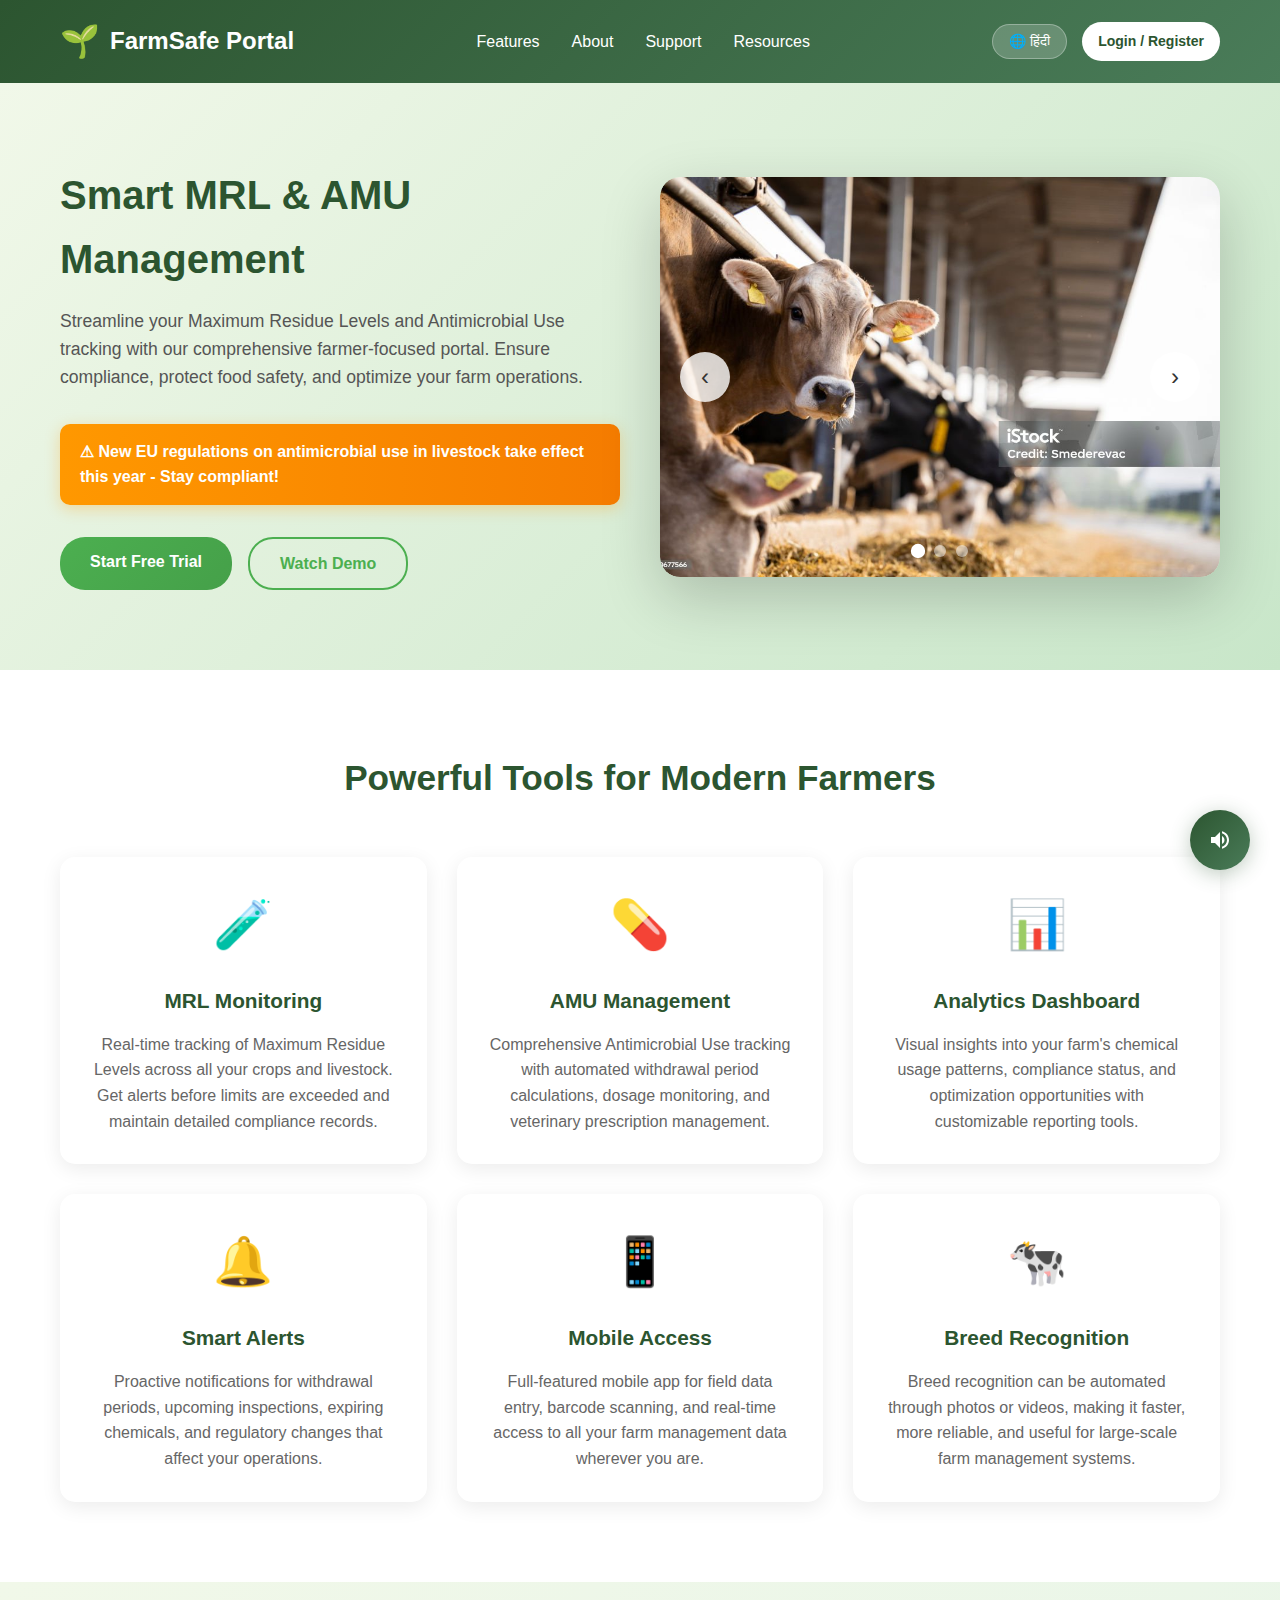
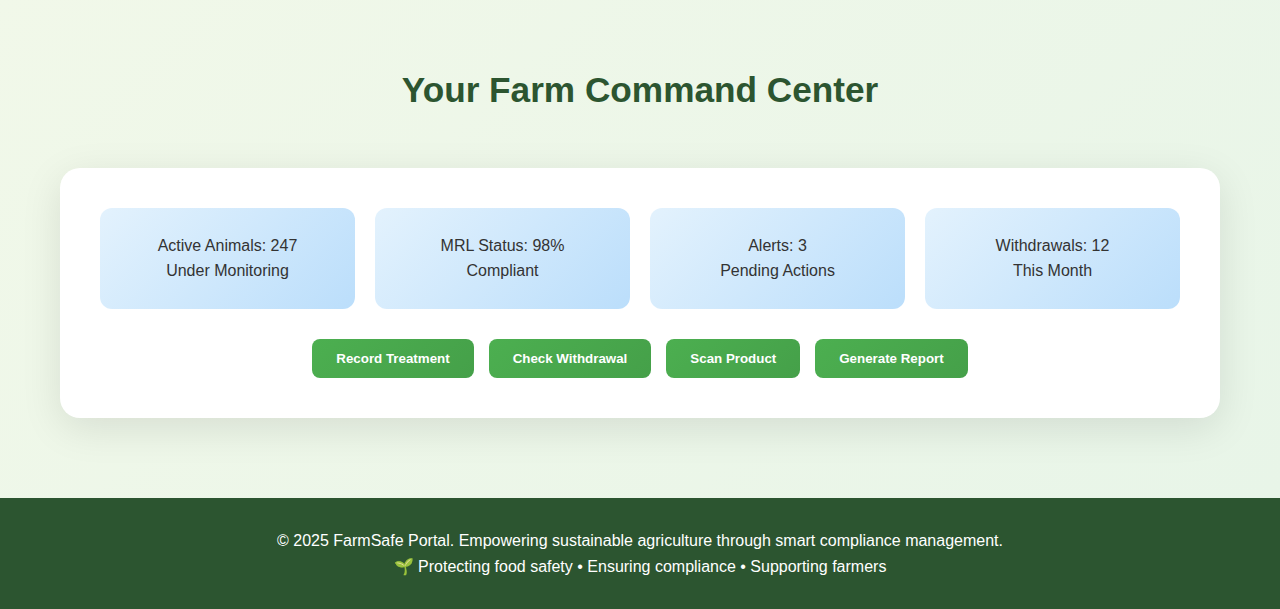
<file: index.html>
<!DOCTYPE html>
<html lang="en">
<head>
    <meta charset="UTF-8">
    <meta name="viewport" content="width=device-width, initial-scale=1.0">
    <link rel="stylesheet" href="styles.css">
    <title>FarmSafe Portal - MRL & AMU Management</title>
    
</head>
<body>
    <header>
        <nav class="container">
            <div class="logo">
                <div class="logo-icon">🌱</div>
                <h1 data-en="FarmSafe Portal" data-hi="फार्मसेफ पोर्टल">FarmSafe Portal</h1>
            </div>
            <ul class="nav-links">
                <li><a href="features.html" data-en="Features" data-hi="सुविधाएं">Features</a></li>
                <li><a href="About.html" data-en="About" data-hi="के बारे में">About</a></li>
                <li><a href="Support.html" data-en="Support" data-hi="सहायता">Support</a></li>
                <li><a href="https://www.agriwelfare.gov.in/" target="_main" data-en="Resources" data-hi="संसाधन">Resources</a></li>
            </ul>
            <div style="display: flex; align-items: center; gap: 15px;">
                <button class="language-btn" onclick="toggleLanguage()" id="langBtn">
                    🌐 हिंदी 
                </button>
                <a href="Login.html" class="login-btn" onclick="handleLogin()" data-en="Login / Register" data-hi="लॉगिन / रजिस्टर">Login / Register</a>
            </div>
        </nav>
    </header>

    <main>
        <section class="hero">
            <div class="container">
                <div class="hero-content">
                    <h2 data-en="Smart MRL & AMU Management" data-hi="स्मार्ट MRL और AMU प्रबंधन">Smart MRL & AMU Management</h2>
                    <p data-en="Streamline your Maximum Residue Levels and Antimicrobial Use tracking with our comprehensive farmer-focused portal. Ensure compliance, protect food safety, and optimize your farm operations." data-hi="हमारे व्यापक किसान-केंद्रित पोर्टल के साथ अपने अधिकतम अवशेष स्तर और रोगाणुरोधी उपयोग ट्रैकिंग को सुव्यवस्थित करें। अनुपालन सुनिश्चित करें, खाद्य सुरक्षा की रक्षा करें, और अपने खेत के संचालन को अनुकूलित करें।">Streamline your Maximum Residue Levels and Antimicrobial Use tracking with our comprehensive farmer-focused portal. Ensure compliance, protect food safety, and optimize your farm operations.</p>
                    
                    <div class="alert">
                        ⚠ <span data-en="New EU regulations on antimicrobial use in livestock take effect this year - Stay compliant!" data-hi="पशुधन में रोगाणुरोधी उपयोग पर नए EU नियम इस वर्ष प्रभावी हैं - अनुपालन में रहें!">New EU regulations on antimicrobial use in livestock take effect this year - Stay compliant!</span>
                    </div>

                    <div class="cta-buttons">
                        <a href="#" class="btn-primary" onclick="startDemo()" data-en="Start Free Trial" data-hi="मुफ्त परीक्षण शुरू करें">Start Free Trial</a>
                        <a href="#" class="btn-secondary" onclick="watchDemo()" data-en="Watch Demo" data-hi="डेमो देखें">Watch Demo</a>
                    </div>
                </div>
                
                <div class="hero-image">
                    <div class="image-slider">
                        <div class="slide active">
                            <img src="heroimage 2 farm.jpg" alt="Indian farmer working in field" />
                        </div>
                        <div class="slide">
                            <img src="heroimage2.jpg" alt="Farm management technology" />
                        </div>
                        <div class="slide">
                            <img src="heroimage3.jpg" alt="Livestock management" />
                        </div>
                    </div>
                    
                    <button class="slider-arrow prev" onclick="previousSlide()">‹</button>
                    <button class="slider-arrow next" onclick="nextSlide()">›</button>
                    
                    <div class="slider-nav">
                        <div class="slider-dot active" onclick="currentSlide(1)"></div>
                        <div class="slider-dot" onclick="currentSlide(2)"></div>
                        <div class="slider-dot" onclick="currentSlide(3)"></div>
                    </div>
                </div>
            </div>
        </section>

        <section id="features" class="features">
            <div class="container">
                <h3 data-en="Powerful Tools for Modern Farmers" data-hi="आधुनिक किसानों के लिए शक्तिशाली उपकरण">Powerful Tools for Modern Farmers</h3>
                <div class="feature-grid">
                    <div class="feature-card">
                        <div class="feature-icon">🧪</div>
                        <h4 data-en="MRL Monitoring" data-hi="MRL निगरानी">MRL Monitoring</h4>
                        <p data-en="Real-time tracking of Maximum Residue Levels across all your crops and livestock. Get alerts before limits are exceeded and maintain detailed compliance records." data-hi="आपकी सभी फसलों और पशुधन में अधिकतम अवशेष स्तर की वास्तविक समय पर निगरानी। सीमा पार होने से पहले अलर्ट प्राप्त करें और विस्तृत अनुपालन रिकॉर्ड बनाए रखें।">Real-time tracking of Maximum Residue Levels across all your crops and livestock. Get alerts before limits are exceeded and maintain detailed compliance records.</p>
                    </div>
                    <div class="feature-card">
                        <div class="feature-icon">💊</div>
                        <h4 data-en="AMU Management" data-hi="AMU प्रबंधन">AMU Management</h4>
                        <p data-en="Comprehensive Antimicrobial Use tracking with automated withdrawal period calculations, dosage monitoring, and veterinary prescription management." data-hi="स्वचालित निकासी अवधि गणना, खुराक निगरानी, और पशु चिकित्सा प्रिस्क्रिप्शन प्रबंधन के साथ व्यापक रोगाणुरोधी उपयोग ट्रैकिंग।">Comprehensive Antimicrobial Use tracking with automated withdrawal period calculations, dosage monitoring, and veterinary prescription management.</p>
                    </div>
                    <div class="feature-card">
                        <div class="feature-icon">📊</div>
                        <h4 data-en="Analytics Dashboard" data-hi="विश्लेषण डैशबोर्ड">Analytics Dashboard</h4>
                        <p data-en="Visual insights into your farm's chemical usage patterns, compliance status, and optimization opportunities with customizable reporting tools." data-hi="अनुकूलन योग्य रिपोर्टिंग टूल्स के साथ आपके खेत के रासायनिक उपयोग पैटर्न, अनुपालन स्थिति, और अनुकूलन अवसरों में दृश्य अंतर्दृष्टि।">Visual insights into your farm's chemical usage patterns, compliance status, and optimization opportunities with customizable reporting tools.</p>
                    </div>
                    <div class="feature-card">
                        <div class="feature-icon">🔔</div>
                        <h4 data-en="Smart Alerts" data-hi="स्मार्ट अलर्ट">Smart Alerts</h4>
                        <p data-en="Proactive notifications for withdrawal periods, upcoming inspections, expiring chemicals, and regulatory changes that affect your operations." data-hi="निकासी अवधि, आगामी निरीक्षण, समाप्त होने वाले रसायन, और आपके संचालन को प्रभावित करने वाले नियामक परिवर्तनों के लिए सक्रिय सूचनाएं।">Proactive notifications for withdrawal periods, upcoming inspections, expiring chemicals, and regulatory changes that affect your operations.</p>
                    </div>
                    <div class="feature-card">
                        <div class="feature-icon">📱</div>
                        <h4 data-en="Mobile Access" data-hi="मोबाइल पहुंच">Mobile Access</h4>
                        <p data-en="Full-featured mobile app for field data entry, barcode scanning, and real-time access to all your farm management data wherever you are." data-hi="फील्ड डेटा एंट्री, बारकोड स्कैनिंग, और आप जहां भी हों अपने सभी खेत प्रबंधन डेटा तक वास्तविक समय पहुंच के लिए पूर्ण-सुविधा वाला मोबाइल ऐप।">Full-featured mobile app for field data entry, barcode scanning, and real-time access to all your farm management data wherever you are.</p>
                    </div>
                    <div class="feature-card">
                        <div class="feature-icon">🐄</div>
                        <h4 data-en="Breed Recognition" data-hi="नस्ल पहचान">Breed Recognition</h4>
                        <p data-en="Breed recognition can be automated through photos or videos, making it faster, more reliable, and useful for large-scale farm management systems." data-hi="नस्ल पहचान को फोटो या वीडियो के माध्यम से स्वचालित किया जा सकता है, जो इसे तेज़, अधिक विश्वसनीय, और बड़े पैमाने की खेत प्रबंधन प्रणालियों के लिए उपयोगी बनाता है।">Breed recognition can be automated through photos or videos, making it faster, more reliable, and useful for large-scale farm management systems.</p>
                    </div>
                </div>
            </div>
        </section>

        <section id="dashboard" class="dashboard-preview">
            <div class="container">
                <h3 data-en="Your Farm Command Center" data-hi="आपका खेत कमांड सेंटर">Your Farm Command Center</h3>
                <div class="dashboard-mockup">
                    <div class="stats-grid">
                        <div class="stat-card">
                            <div class="stat-number" data-en="Active Animals: 247" data-hi="सक्रिय पशु: 247">Active Animals: 247</div>
                            <div class="stat-label" data-en="Under Monitoring" data-hi="निगरानी में">Under Monitoring</div>
                        </div>
                        <div class="stat-card">
                            <div class="stat-number" data-en="MRL Status: 98%" data-hi="MRL स्थिति: 98%">MRL Status: 98%</div>
                            <div class="stat-label" data-en="Compliant" data-hi="अनुपालित">Compliant</div>
                        </div>
                        <div class="stat-card">
                            <div class="stat-number" data-en="Alerts: 3" data-hi="अलर्ट: 3">Alerts: 3</div>
                            <div class="stat-label" data-en="Pending Actions" data-hi="लंबित कार्य">Pending Actions</div>
                        </div>
                        <div class="stat-card">
                            <div class="stat-number" data-en="Withdrawals: 12" data-hi="निकासी: 12">Withdrawals: 12</div>
                            <div class="stat-label" data-en="This Month" data-hi="इस महीने">This Month</div>
                        </div>
                    </div>
                    
                    <div class="quick-actions">
                        <button class="action-btn" onclick="recordTreatment()" data-en="Record Treatment" data-hi="उपचार रिकॉर्ड करें">Record Treatment</button>
                        <button class="action-btn" onclick="checkWithdrawal()" data-en="Check Withdrawal" data-hi="निकासी जांचें">Check Withdrawal</button>
                        <button class="action-btn" onclick="scanProduct()" data-en="Scan Product" data-hi="उत्पाद स्कैन करें">Scan Product</button>
                        <button class="action-btn" onclick="generateReport()" data-en="Generate Report" data-hi="रिपोर्ट जेनरेट करें">Generate Report</button>
                    </div>
                </div>
            </div>
        </section>
    </main>

    

    <div class="tts-container">
        <!-- Main TTS Button -->
        <button class="tts-button" id="ttsButton" onclick="toggleTTS()" title="Text to Speech">
            <svg class="tts-icon" id="ttsIcon" viewBox="0 0 24 24">
                <path d="M3 9v6h4l5 5V4L7 9H3zm13.5 3c0-1.77-1.02-3.29-2.5-4.03v8.05c1.48-.73 2.5-2.25 2.5-4.02zM14 3.23v2.06c2.89.86 5 3.54 5 6.71s-2.11 5.85-5 6.71v2.06c4.01-.91 7-4.49 7-8.77s-2.99-7.86-7-8.77z"/>
            </svg>
        </button>
        <!-- TTS Controls Panel -->
        <div class="tts-controls" id="ttsControls">
            <div class="tts-control-item">
                <span data-en="Speed:" data-hi="गति:">Speed:</span>
                <input type="range" class="tts-slider" id="speedSlider" min="0.5" max="2" step="0.1" value="1">
            </div>
            <div class="tts-control-item">
                <span data-en="Pitch:" data-hi="स्वर:">Pitch:</span>
                <input type="range" class="tts-slider" id="pitchSlider" min="0" max="2" step="0.1" value="1">
            </div>
            <div class="tts-control-item">
                <span data-en="Volume:" data-hi="आवाज़:">Volume:</span>
                <input type="range" class="tts-slider" id="volumeSlider" min="0" max="1" step="0.1" value="0.8">
            </div>
            <div class="tts-control-item">
                <span data-en="Language:" data-hi="भाषा:">Language:</span>
                <select class="tts-language-select" id="ttsLanguage">
                    <option value="en-US">English</option>
                    <option value="hi-IN">हिंदी</option>
                </select>
            </div>
        </div>
        <!-- Status Indicator -->
        <div class="tts-status" id="ttsStatus"></div>
    </div>
    <footer class="footer">
        <div class="container">
            <p data-en="© 2025 FarmSafe Portal. Empowering sustainable agriculture through smart compliance management." data-hi="© 2025 फार्मसेफ पोर्टल। स्मार्ट अनुपालन प्रबंधन के माध्यम से टिकाऊ कृषि को सशक्त बनाना।">&copy; 2025 FarmSafe Portal. Empowering sustainable agriculture through smart compliance management.</p>
            <p data-en="🌱 Protecting food safety • Ensuring compliance • Supporting farmers" data-hi="🌱 खाद्य सुरक्षा की रक्षा • अनुपालन सुनिश्चित करना • किसानों का समर्थन">🌱 Protecting food safety • Ensuring compliance • Supporting farmers</p>
        </div>
    </footer>

    <script src="script.js"></script>
</body>
</html>
</file>
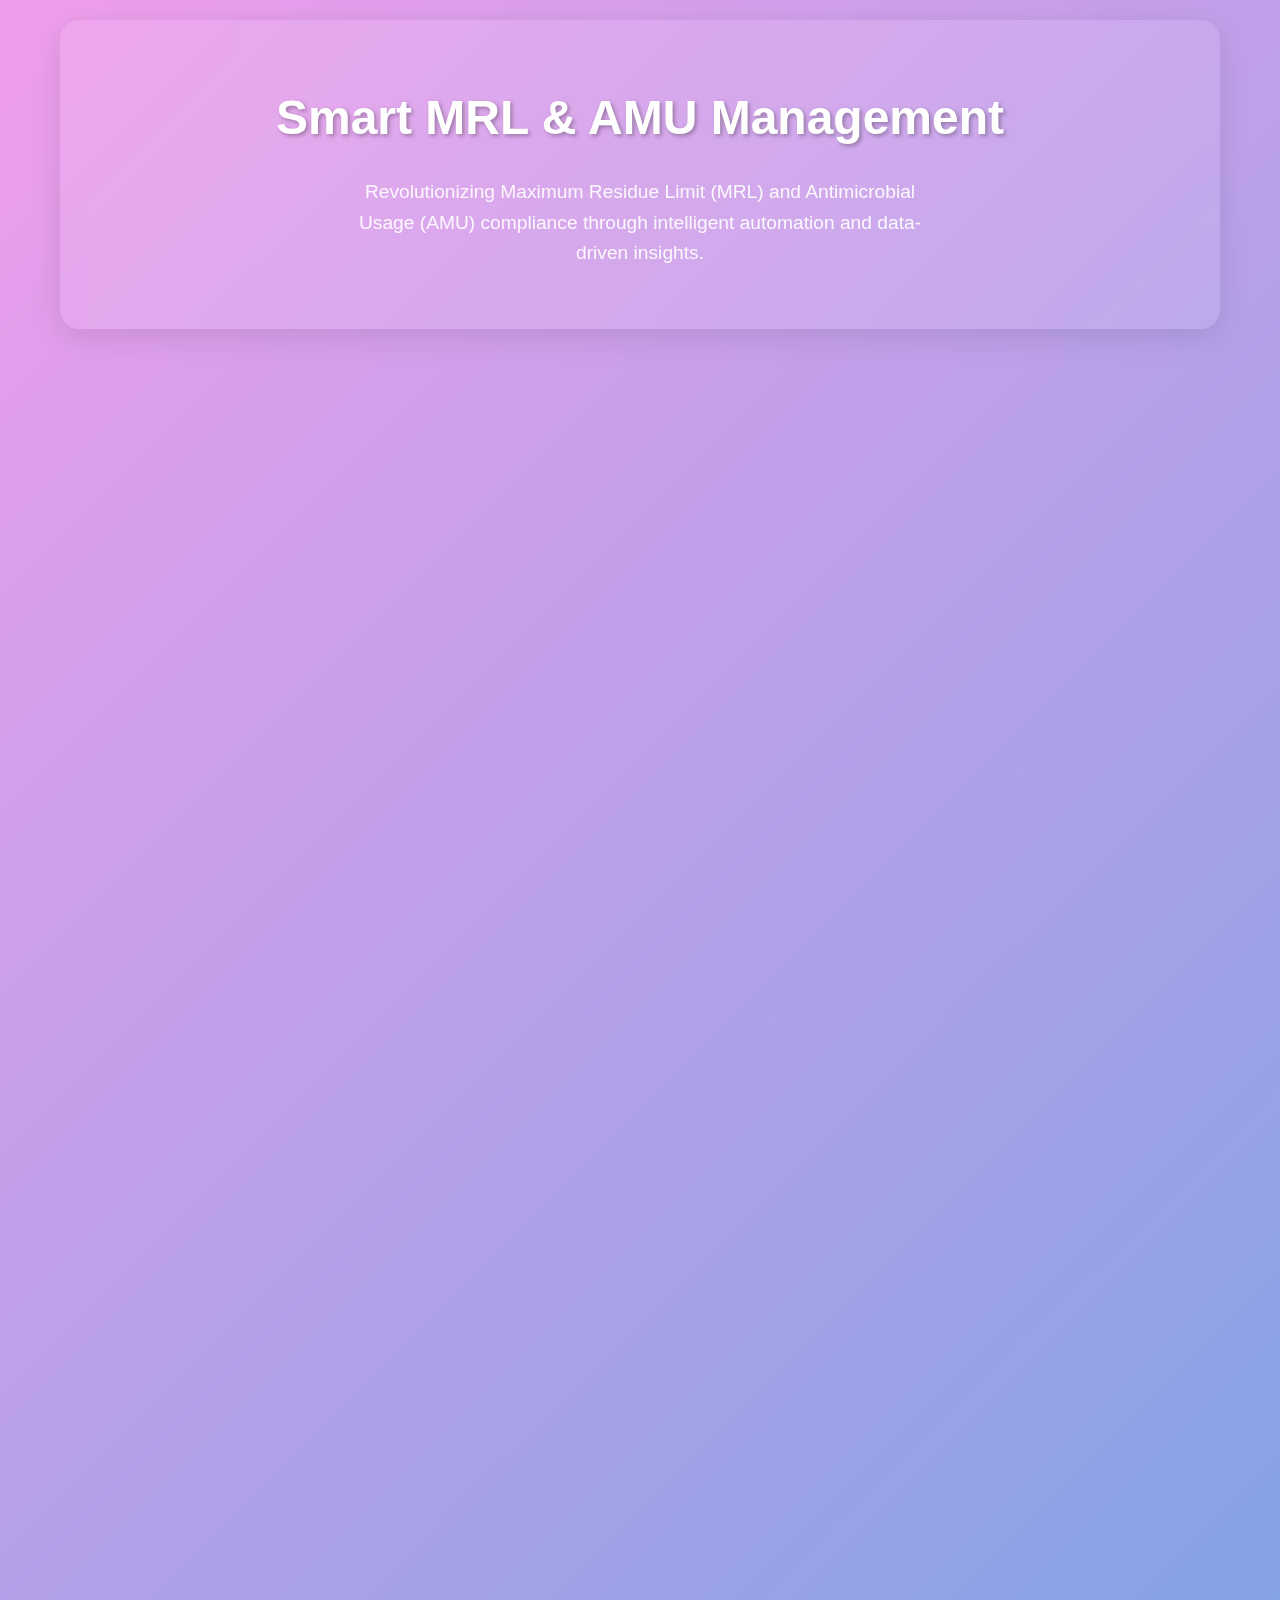
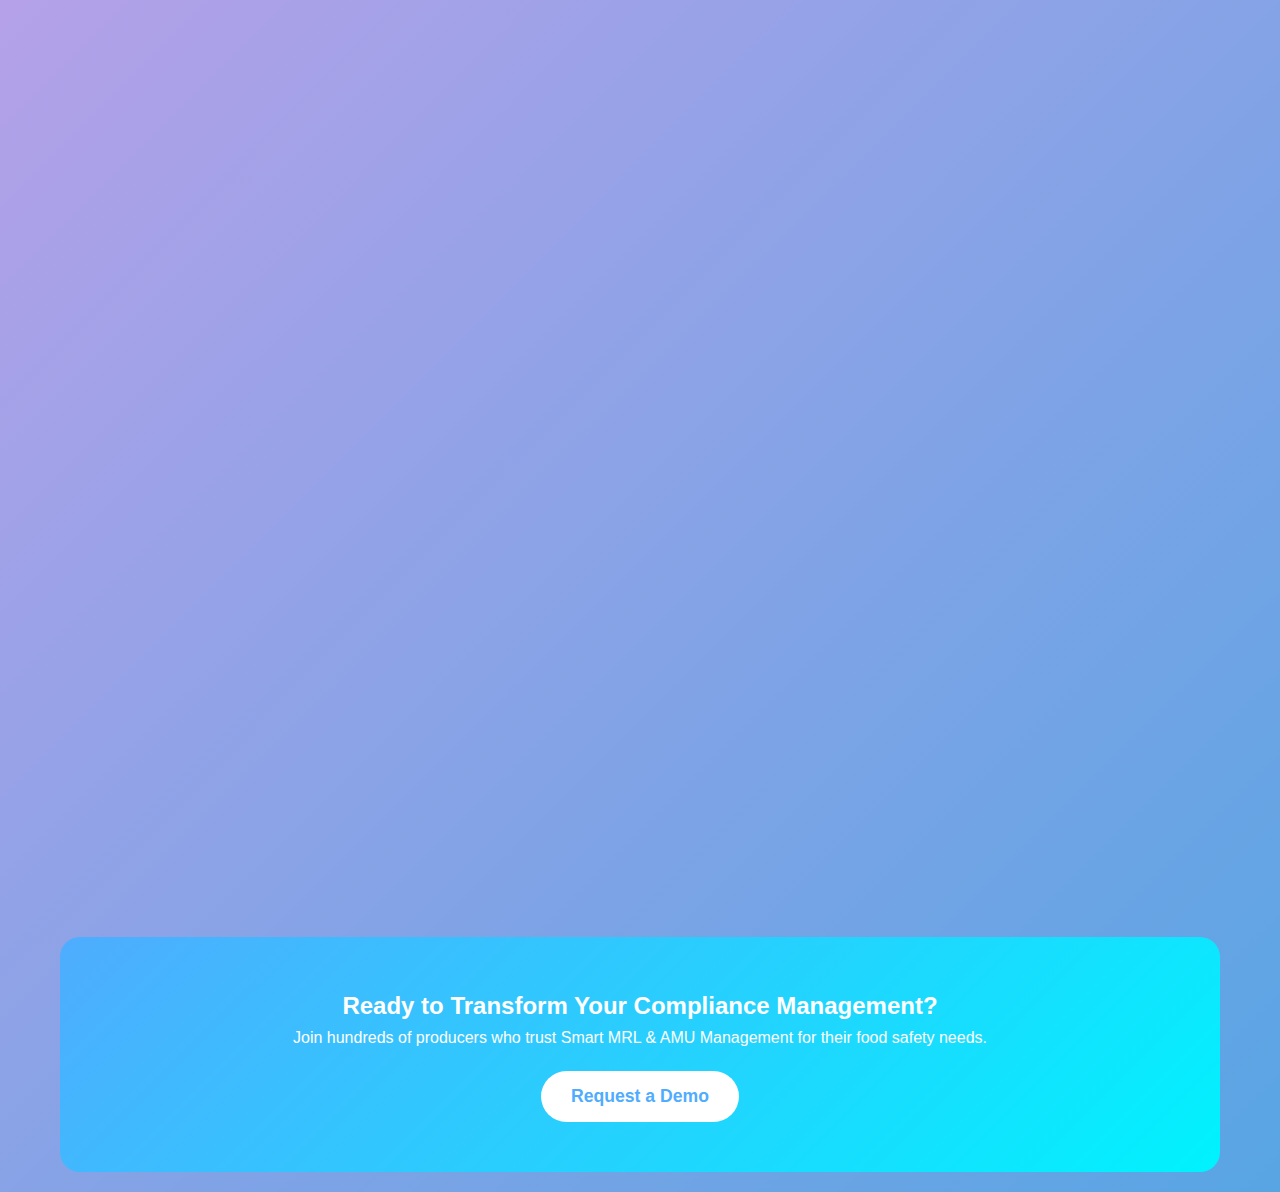
<file: About.html>
<!DOCTYPE html>
<html lang="en">
<head>
    <meta charset="UTF-8">
    <meta name="viewport" content="width=device-width, initial-scale=1.0">
    <title>About Us - Smart MRL & AMU Management</title>
    <style>
        * {
            margin: 0;
            padding: 0;
            box-sizing: border-box;
        }

        body {
            font-family: 'Segoe UI', Tahoma, Geneva, Verdana, sans-serif;
            line-height: 1.6;
            color: #707374;
            background: linear-gradient(135deg, #ef96eaec 0%, #58a5e4 100%);
            min-height: 100vh;
        }

        .container {
            max-width: 1200px;
            margin: 0 auto;
            padding: 20px;
        }

        .hero-section {
            text-align: center;
            padding: 60px 20px;
            background: rgba(255, 255, 255, 0.1);
            backdrop-filter: blur(10px);
            border-radius: 20px;
            margin-bottom: 40px;
            box-shadow: 0 8px 32px rgba(0, 0, 0, 0.1);
        }

        .hero-section h1 {
            font-size: 3rem;
            color: white;
            margin-bottom: 20px;
            text-shadow: 2px 2px 4px rgba(0, 0, 0, 0.3);
            animation: fadeInUp 1s ease-out;
        }

        .hero-section p {
            font-size: 1.2rem;
            color: rgba(255, 255, 255, 0.9);
            max-width: 600px;
            margin: 0 auto;
            animation: fadeInUp 1s ease-out 0.2s both;
        }

        .content-section {
            background: white;
            border-radius: 15px;
            padding: 40px;
            margin-bottom: 30px;
            box-shadow: 0 10px 30px rgba(0, 0, 0, 0.1);
            transform: translateY(20px);
            opacity: 0;
            animation: slideInUp 0.8s ease-out forwards;
        }

        .content-section:nth-child(3) { animation-delay: 0.2s; }
        .content-section:nth-child(4) { animation-delay: 0.4s; }
        .content-section:nth-child(5) { animation-delay: 0.6s; }

        .section-title {
            font-size: 2rem;
            color: #2bcdf1;
            margin-bottom: 20px;
            border-bottom: 3px solid #667eea;
            padding-bottom: 10px;
            display: inline-block;
        }

        .features-grid {
            display: grid;
            grid-template-columns: repeat(auto-fit, minmax(300px, 1fr));
            gap: 30px;
            margin-top: 30px;
        }

        .feature-card {
            background: linear-gradient(135deg, #f093fb 0%, #f5576c 100%);
            color: white;
            padding: 30px;
            border-radius: 15px;
            text-align: center;
            transition: transform 0.3s ease, box-shadow 0.3s ease;
            cursor: pointer;
        }

        .feature-card:hover {
            transform: translateY(-10px);
            box-shadow: 0 20px 40px rgba(0, 0, 0, 0.2);
        }

        .feature-card h3 {
            font-size: 1.5rem;
            margin-bottom: 15px;
        }

        .team-grid {
            display: grid;
            grid-template-columns: repeat(auto-fit, minmax(250px, 1fr));
            gap: 30px;
            margin-top: 30px;
        }

        .team-member {
            background: #f8f9fa;
            padding: 30px;
            border-radius: 15px;
            text-align: center;
            transition: transform 0.3s ease;
        }

        .team-member:hover {
            transform: scale(1.05);
        }

        .team-avatar {
            width: 100px;
            height: 100px;
            border-radius: 50%;
            background: linear-gradient(135deg, #667eea 0%, #a6f627 100%);
            margin: 0 auto 20px;
            display: flex;
            align-items: center;
            justify-content: center;
            color: white;
            font-size: 2rem;
            font-weight: bold;
        }

        .cta-section {
            background: linear-gradient(135deg, #4facfe 0%, #00f2fe 100%);
            color: white;
            text-align: center;
            padding: 50px;
            border-radius: 20px;
            margin-top: 40px;
        }

        .cta-button {
            background: white;
            color: #4facfe;
            padding: 15px 30px;
            border: none;
            border-radius: 50px;
            font-size: 1.1rem;
            font-weight: bold;
            cursor: pointer;
            transition: all 0.3s ease;
            margin-top: 20px;
        }

        .cta-button:hover {
            transform: translateY(-3px);
            box-shadow: 0 10px 20px rgba(0, 0, 0, 0.2);
        }

        @keyframes fadeInUp {
            from {
                opacity: 0;
                transform: translateY(30px);
            }
            to {
                opacity: 1;
                transform: translateY(0);
            }
        }

        @keyframes slideInUp {
            to {
                opacity: 1;
                transform: translateY(0);
            }
        }

        @media (max-width: 768px) {
            .hero-section h1 {
                font-size: 2rem;
            }
            
            .content-section {
                padding: 20px;
            }
            
            .features-grid {
                grid-template-columns: 1fr;
            }
        }
    </style>
</head>
<body>
    <div class="container">
        <div class="hero-section">
            <h1>Smart MRL & AMU Management</h1>
            <p>Revolutionizing Maximum Residue Limit (MRL) and Antimicrobial Usage (AMU) compliance through intelligent automation and data-driven insights.</p>
        </div>

        <div class="content-section">
            <h2 class="section-title">Our Mission</h2>
            <p>We empower agricultural producers, food manufacturers, and regulatory bodies with cutting-edge technology to ensure food safety, optimize antimicrobial usage, and maintain compliance with international MRL standards. Our smart management system transforms complex regulatory requirements into actionable intelligence.</p>
        </div>

        <div class="content-section">
            <h2 class="section-title">What We Do</h2>
            <div class="features-grid">
                <div class="feature-card">
                    <h3>🎯 MRL Monitoring</h3>
                    <p>Real-time tracking and analysis of pesticide and drug residues to ensure compliance with global safety standards.</p>
                </div>
                <div class="feature-card">
                    <h3>💊 AMU Optimization</h3>
                    <p>Intelligent antimicrobial usage management to reduce resistance while maintaining animal health and productivity.</p>
                </div>
                <div class="feature-card">
                    <h3>📊 Data Analytics</h3>
                    <p>Advanced reporting and predictive analytics to identify trends and optimize treatment protocols.</p>
                </div>
                <div class="feature-card">
                    <h3>🔔 Smart Alerts</h3>
                    <p>Automated notifications for withdrawal periods, compliance deadlines, and potential safety issues.</p>
                </div>
                <div class="feature-card">
                    <h3>📱 Mobile Integration</h3>
                    <p>Field-ready mobile apps for real-time data collection, treatment logging, and instant compliance verification.</p>
                </div>
                <div class="feature-card">
                    <h3>🤖 AI Risk Assessment</h3>
                    <p>Machine learning algorithms that predict contamination risks and recommend preventive measures before issues occur.</p>
                </div>
            </div>
        </div>

        <div class="content-section">
            <h2 class="section-title">Why Choose Us</h2>
            <p><strong>Regulatory Expertise:</strong> Deep understanding of global MRL regulations and AMU guidelines across different markets and commodities.</p>
            <br>
            <p><strong>Smart Technology:</strong> AI-powered algorithms that learn from your data to provide personalized recommendations and risk assessments.</p>
            <br>
            <p><strong>Seamless Integration:</strong> Easy integration with existing farm management systems, laboratory networks, and supply chain platforms.</p>
            <br>
            <p><strong>Proven Results:</strong> Our clients report 85% reduction in compliance violations and 40% improvement in antimicrobial stewardship metrics.</p>
        </div>

        <div class="content-section">
            <h2 class="section-title">Our Team</h2>
            <div class="team-grid">
                <div class="team-member">
                    <div class="team-avatar">KA</div>
                    <h3>Kishori Aggarwal</h3>
                    <p><strong>Team Leader</strong><br>
                    Leading the development of innovative MRL & AMU management solutions</p>
                </div>
                <div class="team-member">
                    <div class="team-avatar">PB</div>
                    <h3>Priyanka Bhati</h3>
                    <p><strong>Core Developer</strong><br>
                    Specializing in regulatory compliance and data management systems</p>
                </div>
                <div class="team-member">
                    <div class="team-avatar">PS</div>
                    <h3>Priyanshi Shrotriya</h3>
                    <p><strong>Systems Analyst</strong><br>
                    Expert in antimicrobial usage optimization and monitoring protocols</p>
                </div>
                <div class="team-member">
                    <div class="team-avatar">P</div>
                    <h3>Pratigya</h3>
                    <p><strong>Quality Assurance Lead</strong><br>
                    Ensuring accuracy and reliability in compliance tracking systems</p>
                </div>
                <div class="team-member">
                    <div class="team-avatar">SK</div>
                    <h3>Shreyanh Khemka</h3>
                    <p><strong>Technical Architect</strong><br>
                    Designing scalable solutions for MRL monitoring and reporting</p>
                </div>
                <div class="team-member">
                    <div class="team-avatar">SK</div>
                    <h3>Sanskar Khari</h3>
                    <p><strong>Data Analyst</strong><br>
                    Creating intelligent analytics for predictive compliance management</p>
                </div>
            </div>
        </div>

        <div class="cta-section">
            <h2>Ready to Transform Your Compliance Management?</h2>
            <p>Join hundreds of producers who trust Smart MRL & AMU Management for their food safety needs.</p>
            <button class="cta-button" onclick="showDemo()">Request a Demo</button>
        </div>
    </div>

    <script>
        function showDemo() {
            alert('Thank you for your interest! Our team will contact you within 24 hours to schedule your personalized demo.');
        }

        // Add smooth scrolling and intersection observer for animations
        document.addEventListener('DOMContentLoaded', function() {
            const cards = document.querySelectorAll('.feature-card');
            
            cards.forEach(card => {
                card.addEventListener('click', function() {
                    this.style.transform = 'scale(0.95)';
                    setTimeout(() => {
                        this.style.transform = 'translateY(-10px)';
                    }, 150);
                });
            });

            // Add parallax effect on scroll
            window.addEventListener('scroll', () => {
                const scrolled = window.pageYOffset;
                const parallax = document.querySelector('.hero-section');
                const speed = scrolled * 0.5;
                parallax.style.transform = `translateY(${speed}px)`;
            });
        });
    </script>
</body>
</html>
</file>
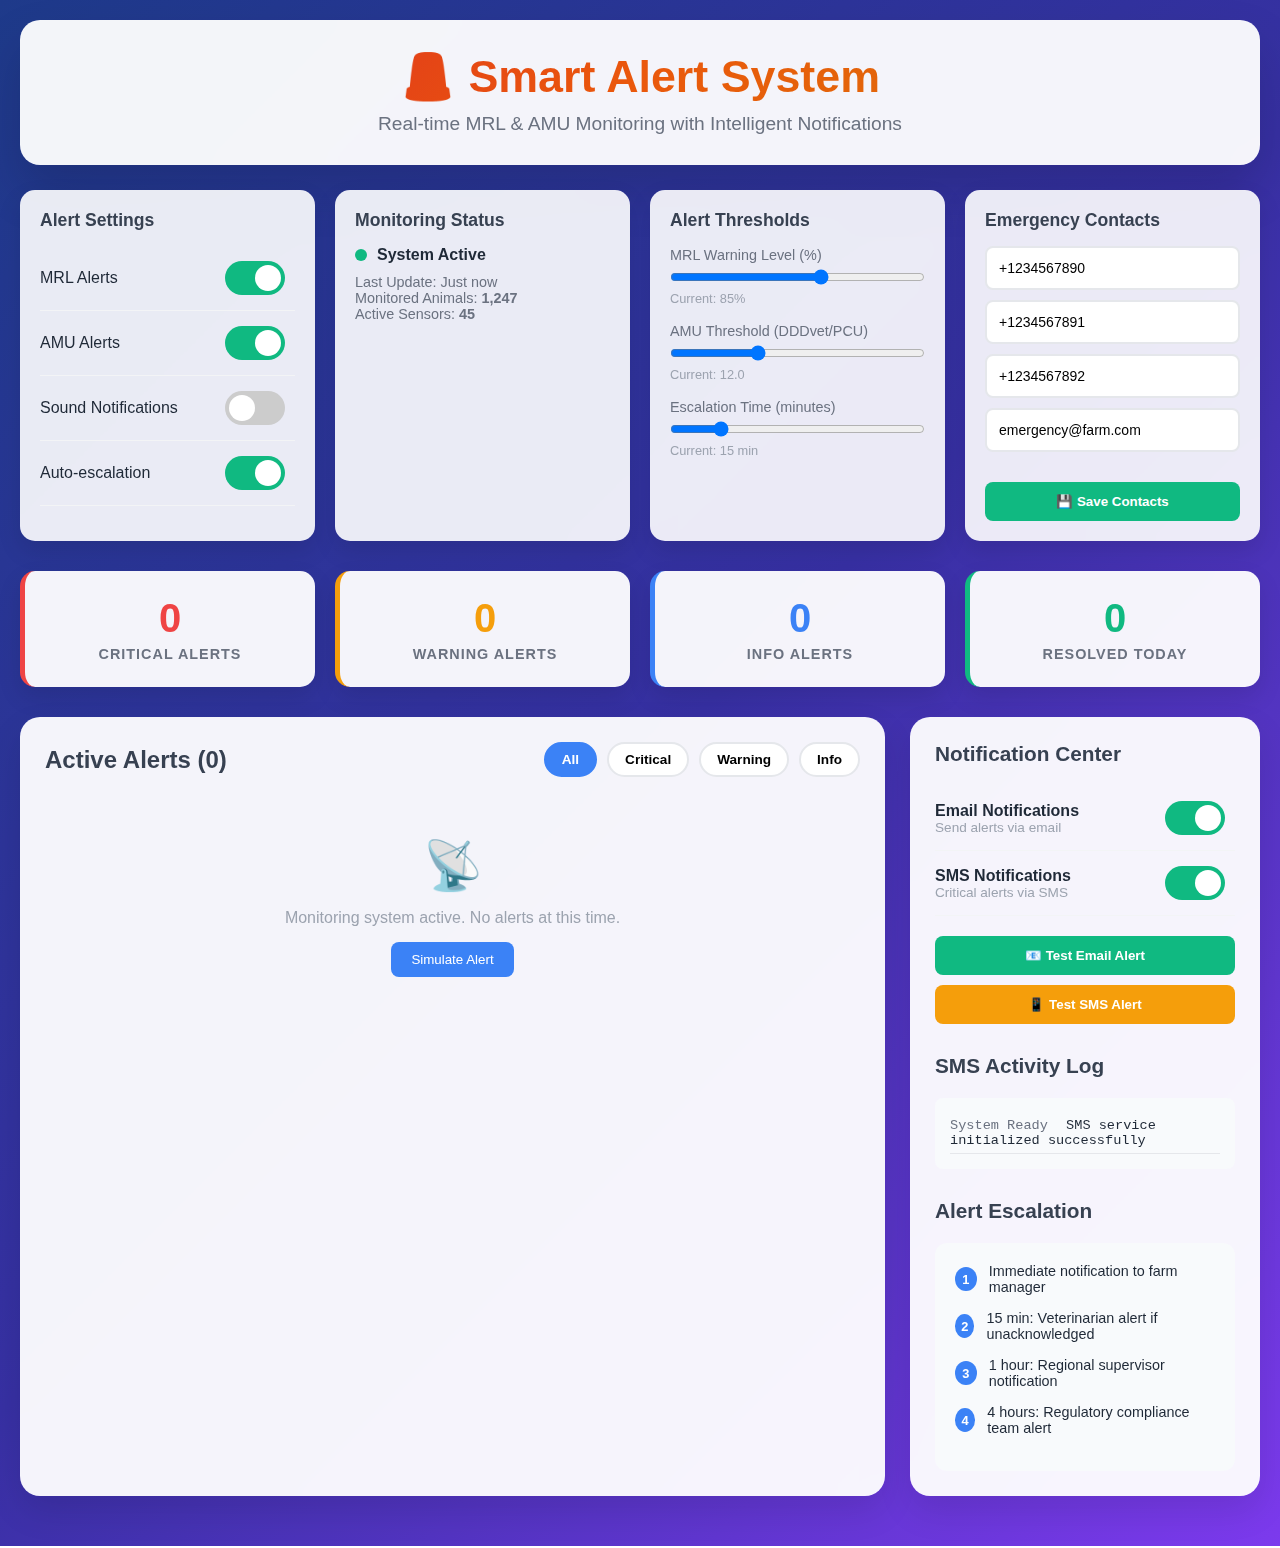
<file: Alert.html>
<!DOCTYPE html>
<html lang="en">
<head>
    <meta charset="UTF-8">
    <meta name="viewport" content="width=device-width, initial-scale=1.0">
    <title>Smart Alert System - MRL & AMU Management</title>
    <style>
        * {
            margin: 0;
            padding: 0;
            box-sizing: border-box;
        }

        body {
            font-family: 'Inter', 'Segoe UI', Tahoma, Geneva, Verdana, sans-serif;
            background: linear-gradient(135deg, #1e3a8a 0%, #3730a3 50%, #7c3aed 100%);
            min-height: 100vh;
            color: #1f2937;
        }

        .alert-system {
            max-width: 1600px;
            margin: 0 auto;
            padding: 20px;
        }

        .header {
            background: rgba(255, 255, 255, 0.95);
            backdrop-filter: blur(15px);
            border-radius: 20px;
            padding: 30px;
            margin-bottom: 25px;
            box-shadow: 0 25px 50px rgba(0, 0, 0, 0.15);
            text-align: center;
        }

        .header h1 {
            font-size: 2.8rem;
            font-weight: 700;
            background: linear-gradient(135deg, #dc2626, #ea580c, #d97706);
            -webkit-background-clip: text;
            background-clip: text; /* Standard property for compatibility */
            -webkit-text-fill-color: transparent;
            margin-bottom: 10px;
        }

        .header p {
            color: #6b7280;
            font-size: 1.2rem;
            font-weight: 500;
        }

        .alert-controls {
            display: grid;
            grid-template-columns: repeat(auto-fit, minmax(280px, 1fr));
            gap: 20px;
            margin-bottom: 30px;
        }

        .control-card {
            background: rgba(255, 255, 255, 0.9);
            backdrop-filter: blur(10px);
            border-radius: 15px;
            padding: 20px;
            box-shadow: 0 10px 25px rgba(0, 0, 0, 0.1);
        }

        .control-title {
            font-weight: 700;
            color: #374151;
            margin-bottom: 15px;
            font-size: 1.1rem;
        }

        .toggle-switch {
            position: relative;
            display: inline-block;
            width: 60px;
            height: 34px;
            margin: 5px 10px 5px 0;
        }

        .toggle-switch input {
            opacity: 0;
            width: 0;
            height: 0;
        }

        .slider {
            position: absolute;
            cursor: pointer;
            top: 0;
            left: 0;
            right: 0;
            bottom: 0;
            background-color: #ccc;
            transition: .4s;
            border-radius: 34px;
        }

        .slider:before {
            position: absolute;
            content: "";
            height: 26px;
            width: 26px;
            left: 4px;
            bottom: 4px;
            background-color: white;
            transition: .4s;
            border-radius: 50%;
        }

        input:checked + .slider {
            background-color: #10b981;
        }

        input:checked + .slider:before {
            transform: translateX(26px);
        }

        .setting-item {
            display: flex;
            justify-content: space-between;
            align-items: center;
            padding: 10px 0;
            border-bottom: 1px solid #f3f4f6;
        }

        .alert-stats {
            display: grid;
            grid-template-columns: repeat(auto-fit, minmax(200px, 1fr));
            gap: 20px;
            margin-bottom: 30px;
        }

        .stat-card {
            background: rgba(255, 255, 255, 0.95);
            backdrop-filter: blur(10px);
            border-radius: 15px;
            padding: 25px;
            text-align: center;
            box-shadow: 0 10px 25px rgba(0, 0, 0, 0.1);
            transition: transform 0.3s ease;
            border-left: 5px solid;
        }

        .stat-card:hover {
            transform: translateY(-5px);
        }

        .stat-card.critical {
            border-left-color: #ef4444;
        }

        .stat-card.warning {
            border-left-color: #f59e0b;
        }

        .stat-card.info {
            border-left-color: #3b82f6;
        }

        .stat-card.success {
            border-left-color: #10b981;
        }

        .stat-number {
            font-size: 2.5rem;
            font-weight: bold;
            margin-bottom: 5px;
        }

        .stat-label {
            color: #6b7280;
            font-size: 0.9rem;
            text-transform: uppercase;
            letter-spacing: 1px;
            font-weight: 600;
        }

        .alerts-container {
            display: grid;
            grid-template-columns: 1fr 350px;
            gap: 25px;
            margin-bottom: 30px;
        }

        .active-alerts {
            background: rgba(255, 255, 255, 0.95);
            backdrop-filter: blur(10px);
            border-radius: 20px;
            padding: 25px;
            box-shadow: 0 15px 35px rgba(0, 0, 0, 0.1);
        }

        .alert-list-header {
            display: flex;
            justify-content: space-between;
            align-items: center;
            margin-bottom: 20px;
        }

        .alert-list-title {
            font-size: 1.5rem;
            font-weight: 700;
            color: #374151;
        }

        .alert-filter {
            display: flex;
            gap: 10px;
        }

        .filter-btn {
            padding: 8px 16px;
            border: 2px solid #e5e7eb;
            background: white;
            border-radius: 25px;
            cursor: pointer;
            font-size: 0.85rem;
            font-weight: 600;
            transition: all 0.3s ease;
        }

        .filter-btn.active {
            background: #3b82f6;
            color: white;
            border-color: #3b82f6;
        }

        .alert-item {
            background: white;
            border-radius: 12px;
            padding: 20px;
            margin-bottom: 15px;
            box-shadow: 0 4px 15px rgba(0, 0, 0, 0.05);
            border-left: 5px solid;
            transition: all 0.3s ease;
            cursor: pointer;
        }

        .alert-item:hover {
            transform: translateX(5px);
            box-shadow: 0 8px 25px rgba(0, 0, 0, 0.1);
        }

        .alert-item.critical {
            border-left-color: #ef4444;
            background: linear-gradient(90deg, #fef2f2 0%, white 20%);
        }

        .alert-item.warning {
            border-left-color: #f59e0b;
            background: linear-gradient(90deg, #fffbeb 0%, white 20%);
        }

        .alert-item.info {
            border-left-color: #3b82f6;
            background: linear-gradient(90deg, #eff6ff 0%, white 20%);
        }

        .alert-header {
            display: flex;
            justify-content: space-between;
            align-items: flex-start;
            margin-bottom: 10px;
        }

        .alert-title {
            font-weight: 700;
            font-size: 1.1rem;
            color: #374151;
            flex-grow: 1;
        }

        .alert-time {
            font-size: 0.8rem;
            color: #9ca3af;
            font-weight: 500;
        }

        .alert-description {
            color: #6b7280;
            font-size: 0.95rem;
            margin-bottom: 15px;
            line-height: 1.5;
        }

        .alert-metadata {
            display: flex;
            gap: 15px;
            font-size: 0.85rem;
            color: #9ca3af;
            margin-bottom: 15px;
        }

        .alert-actions {
            display: flex;
            gap: 10px;
        }

        .action-btn {
            padding: 8px 16px;
            border: none;
            border-radius: 8px;
            cursor: pointer;
            font-size: 0.85rem;
            font-weight: 600;
            transition: all 0.3s ease;
        }

        .action-btn.primary {
            background: #3b82f6;
            color: white;
        }

        .action-btn.secondary {
            background: #f3f4f6;
            color: #6b7280;
        }

        .action-btn:hover {
            transform: translateY(-2px);
        }

        .alert-panel {
            background: rgba(255, 255, 255, 0.95);
            backdrop-filter: blur(10px);
            border-radius: 20px;
            padding: 25px;
            box-shadow: 0 15px 35px rgba(0, 0, 0, 0.1);
        }

        .panel-title {
            font-size: 1.3rem;
            font-weight: 700;
            color: #374151;
            margin-bottom: 20px;
        }

        .contact-form {
            margin-bottom: 20px;
        }

        .contact-input {
            width: 100%;
            padding: 12px;
            border: 2px solid #e5e7eb;
            border-radius: 8px;
            margin-bottom: 10px;
            font-size: 14px;
        }

        .contact-input:focus {
            outline: none;
            border-color: #3b82f6;
        }

        .pulse {
            animation: pulse 2s infinite;
        }

        @keyframes pulse {
            0% {
                box-shadow: 0 0 0 0 rgba(16, 185, 129, 0.7);
            }
            70% {
                box-shadow: 0 0 0 10px rgba(16, 185, 129, 0);
            }
            100% {
                box-shadow: 0 0 0 0 rgba(16, 185, 129, 0);
            }
        }

        .toast {
            position: fixed;
            top: 20px;
            right: 20px;
            background: white;
            border-radius: 12px;
            padding: 20px;
            box-shadow: 0 10px 25px rgba(0, 0, 0, 0.15);
            transform: translateX(400px);
            transition: transform 0.3s ease;
            z-index: 1000;
            max-width: 350px;
            border-left: 5px solid #10b981;
        }

        .toast.show {
            transform: translateX(0);
        }

        .toast.error {
            border-left-color: #ef4444;
        }

        .toast.warning {
            border-left-color: #f59e0b;
        }

        .sms-log {
            background: #f8fafc;
            border-radius: 8px;
            padding: 15px;
            max-height: 200px;
            overflow-y: auto;
            font-size: 0.85rem;
            font-family: monospace;
            margin-top: 15px;
        }

        .log-entry {
            padding: 5px 0;
            border-bottom: 1px solid #e5e7eb;
        }

        .log-timestamp {
            color: #6b7280;
            margin-right: 10px;
        }

        .escalation-flow {
            background: #f8fafc;
            border-radius: 12px;
            padding: 20px;
            margin-top: 20px;
        }

        .flow-step {
            display: flex;
            align-items: center;
            margin-bottom: 15px;
            font-size: 0.9rem;
        }

        .step-number {
            background: #3b82f6;
            color: white;
            width: 24px;
            height: 24px;
            border-radius: 50%;
            display: flex;
            align-items: center;
            justify-content: center;
            font-weight: bold;
            font-size: 0.8rem;
            margin-right: 12px;
        }

        @media (max-width: 768px) {
            .alerts-container {
                grid-template-columns: 1fr;
            }
            
            .alert-controls {
                grid-template-columns: 1fr;
            }
            
            .alert-stats {
                grid-template-columns: repeat(2, 1fr);
            }
        }
    </style>
</head>
<body>
    <div class="alert-system">
        <div class="header">
            <h1>🚨 Smart Alert System</h1>
            <p>Real-time MRL & AMU Monitoring with Intelligent Notifications</p>
        </div>

        <div class="alert-controls">
            <div class="control-card">
                <div class="control-title">Alert Settings</div>
                <div class="setting-item">
                    <span>MRL Alerts</span>
                    <label class="toggle-switch">
                        <input type="checkbox" checked id="mrlAlerts">
                        <span class="slider"></span>
                    </label>
                </div>
                <div class="setting-item">
                    <span>AMU Alerts</span>
                    <label class="toggle-switch">
                        <input type="checkbox" checked id="amuAlerts">
                        <span class="slider"></span>
                    </label>
                </div>
                <div class="setting-item">
                    <span>Sound Notifications</span>
                    <label class="toggle-switch">
                        <input type="checkbox" id="soundAlerts">
                        <span class="slider"></span>
                    </label>
                </div>
                <div class="setting-item">
                    <span>Auto-escalation</span>
                    <label class="toggle-switch">
                        <input type="checkbox" checked id="autoEscalation">
                        <span class="slider"></span>
                    </label>
                </div>
            </div>

            <div class="control-card">
                <div class="control-title">Monitoring Status</div>
                <div style="display: flex; align-items: center; margin-bottom: 10px;">
                    <div style="width: 12px; height: 12px; background: #10b981; border-radius: 50%; margin-right: 10px;" class="pulse" id="statusIndicator"></div>
                    <span style="font-weight: 600;" id="systemStatus">System Active</span>
                </div>
                <div style="font-size: 0.9rem; color: #6b7280;">
                    Last Update: <span id="lastUpdate">Just now</span>
                </div>
                <div style="font-size: 0.9rem; color: #6b7280;">
                    Monitored Animals: <span style="font-weight: 600;" id="monitoredCount">1,247</span>
                </div>
                <div style="font-size: 0.9rem; color: #6b7280;">
                    Active Sensors: <span style="font-weight: 600;" id="sensorCount">45</span>
                </div>
            </div>

            <div class="control-card">
                <div class="control-title">Alert Thresholds</div>
                <div style="margin-bottom: 15px;">
                    <label style="font-size: 0.9rem; color: #6b7280;">MRL Warning Level (%)</label>
                    <input type="range" min="70" max="95" value="85" style="width: 100%; margin-top: 5px;" id="mrlThreshold">
                    <span style="font-size: 0.8rem; color: #9ca3af;" id="mrlValue">Current: 85%</span>
                </div>
                <div style="margin-bottom: 15px;">
                    <label style="font-size: 0.9rem; color: #6b7280;">AMU Threshold (DDDvet/PCU)</label>
                    <input type="range" min="8" max="20" value="12" style="width: 100%; margin-top: 5px;" id="amuThreshold">
                    <span style="font-size: 0.8rem; color: #9ca3af;" id="amuValue">Current: 12.0</span>
                </div>
                <div>
                    <label style="font-size: 0.9rem; color: #6b7280;">Escalation Time (minutes)</label>
                    <input type="range" min="5" max="60" value="15" style="width: 100%; margin-top: 5px;" id="escalationTime">
                    <span style="font-size: 0.8rem; color: #9ca3af;" id="escalationValue">Current: 15 min</span>
                </div>
            </div>

            <div class="control-card">
                <div class="control-title">Emergency Contacts</div>
                <div class="contact-form">
                    <input type="tel" placeholder="Farm Manager Phone" class="contact-input" id="managerPhone" value="+1234567890">
                    <input type="tel" placeholder="Veterinarian Phone" class="contact-input" id="vetPhone" value="+1234567891">
                    <input type="tel" placeholder="Supervisor Phone" class="contact-input" id="supervisorPhone" value="+1234567892">
                    <input type="email" placeholder="Emergency Email" class="contact-input" id="emergencyEmail" value="emergency@farm.com">
                </div>
                <button style="width: 100%; padding: 12px; background: #10b981; color: white; border: none; border-radius: 8px; font-weight: 600; cursor: pointer;" onclick="saveContacts()">
                    💾 Save Contacts
                </button>
            </div>
        </div>

        <div class="alert-stats">
            <div class="stat-card critical">
                <div class="stat-number" style="color: #ef4444;" id="criticalCount">0</div>
                <div class="stat-label">Critical Alerts</div>
            </div>
            <div class="stat-card warning">
                <div class="stat-number" style="color: #f59e0b;" id="warningCount">0</div>
                <div class="stat-label">Warning Alerts</div>
            </div>
            <div class="stat-card info">
                <div class="stat-number" style="color: #3b82f6;" id="infoCount">0</div>
                <div class="stat-label">Info Alerts</div>
            </div>
            <div class="stat-card success">
                <div class="stat-number" style="color: #10b981;" id="resolvedCount">0</div>
                <div class="stat-label">Resolved Today</div>
            </div>
        </div>

        <div class="alerts-container">
            <div class="active-alerts">
                <div class="alert-list-header">
                    <div class="alert-list-title">Active Alerts (<span id="totalAlerts">0</span>)</div>
                    <div class="alert-filter">
                        <button class="filter-btn active" onclick="filterAlerts('all')">All</button>
                        <button class="filter-btn" onclick="filterAlerts('critical')">Critical</button>
                        <button class="filter-btn" onclick="filterAlerts('warning')">Warning</button>
                        <button class="filter-btn" onclick="filterAlerts('info')">Info</button>
                    </div>
                </div>

                <div class="alert-list" id="alertList">
                    <div style="text-align: center; color: #9ca3af; padding: 40px;">
                        <div style="font-size: 3rem; margin-bottom: 15px;">📡</div>
                        <div>Monitoring system active. No alerts at this time.</div>
                        <button style="margin-top: 15px; padding: 10px 20px; background: #3b82f6; color: white; border: none; border-radius: 8px; cursor: pointer;" onclick="simulateAlert()">
                            Simulate Alert
                        </button>
                    </div>
                </div>
            </div>

            <div class="alert-panel">
                <div class="panel-title">Notification Center</div>
                
                <div class="setting-item">
                    <div>
                        <div style="font-weight: 600;">Email Notifications</div>
                        <div style="font-size: 0.85rem; color: #9ca3af;">Send alerts via email</div>
                    </div>
                    <label class="toggle-switch">
                        <input type="checkbox" checked id="emailNotify">
                        <span class="slider"></span>
                    </label>
                </div>
                
                <div class="setting-item">
                    <div>
                        <div style="font-weight: 600;">SMS Notifications</div>
                        <div style="font-size: 0.85rem; color: #9ca3af;">Critical alerts via SMS</div>
                    </div>
                    <label class="toggle-switch">
                        <input type="checkbox" checked id="smsNotify">
                        <span class="slider"></span>
                    </label>
                </div>

                <div style="margin: 20px 0;">
                    <button style="width: 100%; padding: 12px; background: #10b981; color: white; border: none; border-radius: 8px; font-weight: 600; cursor: pointer; margin-bottom: 10px;" onclick="testEmailAlert()">
                        📧 Test Email Alert
                    </button>
                    <button style="width: 100%; padding: 12px; background: #f59e0b; color: white; border: none; border-radius: 8px; font-weight: 600; cursor: pointer;" onclick="testSMSAlert()">
                        📱 Test SMS Alert
                    </button>
                </div>

                <div class="panel-title" style="margin-top: 30px;">SMS Activity Log</div>
                <div class="sms-log" id="smsLog">
                    <div class="log-entry">
                        <span class="log-timestamp">System Ready</span>
                        SMS service initialized successfully
                    </div>
                </div>

                <div class="panel-title" style="margin-top: 30px;">Alert Escalation</div>
                <div class="escalation-flow">
                    <div class="flow-step">
                        <div class="step-number">1</div>
                        <span>Immediate notification to farm manager</span>
                    </div>
                    <div class="flow-step">
                        <div class="step-number">2</div>
                        <span><span id="escalationTimeDisplay">15</span> min: Veterinarian alert if unacknowledged</span>
                    </div>
                    <div class="flow-step">
                        <div class="step-number">3</div>
                        <span>1 hour: Regional supervisor notification</span>
                    </div>
                    <div class="flow-step">
                        <div class="step-number">4</div>
                        <span>4 hours: Regulatory compliance team alert</span>
                    </div>
                </div>
            </div>
        </div>
    </div>

    <!-- Toast notification template -->
    <div class="toast" id="toast">
        <div style="font-weight: 700; margin-bottom: 8px;" id="toastTitle">Notification</div>
        <div style="color: #6b7280; font-size: 0.9rem;" id="toastMessage">Message content</div>
    </div>

    <script>
        // Alert system state
        let alertSystem = {
            alerts: [],
            settings: {
                mrlAlerts: true,
                amuAlerts: true,
                soundAlerts: false,
                emailNotify: true,
                smsNotify: true,
                autoEscalation: true
            },
            thresholds: {
                mrl: 85,
                amu: 12,
                escalationTime: 15
            },
            contacts: {
                manager: '+1234567890',
                veterinarian: '+1234567891',
                supervisor: '+1234567892',
                email: 'emergency@farm.com'
            },
            counters: {
                critical: 0,
                warning: 0,
                info: 0,
                resolved: 0
            },
            escalationTimers: new Map()
        };

        // Initialize alert system
        function initAlertSystem() {
            console.log('🚨 Smart Alert System initialized');
            
            // Setup event listeners
            setupEventListeners();
            
            // Start monitoring simulation
            startMonitoring();
            
            // Update time display
            setInterval(updateTimeDisplay, 1000);
            
            // Check for escalations
            setInterval(checkEscalations, 30000); // Every 30 seconds
            
            // Auto-generate alerts for demo
            setTimeout(() => {
                simulateRealisticAlert();
            }, 5000);
        }

        function setupEventListeners() {
            // Toggle switches
            document.getElementById('mrlAlerts').addEventListener('change', function(e) {
                alertSystem.settings.mrlAlerts = e.target.checked;
                logToSMS(`MRL alerts ${e.target.checked ? 'enabled' : 'disabled'}`);
            });

            document.getElementById('amuAlerts').addEventListener('change', function(e) {
                alertSystem.settings.amuAlerts = e.target.checked;
                logToSMS(`AMU alerts ${e.target.checked ? 'enabled' : 'disabled'}`);
            });

            document.getElementById('soundAlerts').addEventListener('change', function(e) {
                alertSystem.settings.soundAlerts = e.target.checked;
            });

            document.getElementById('smsNotify').addEventListener('change', function(e) {
                alertSystem.settings.smsNotify = e.target.checked;
                logToSMS(`SMS notifications ${e.target.checked ? 'enabled' : 'disabled'}`);
            });

            document.getElementById('emailNotify').addEventListener('change', function(e) {
                alertSystem.settings.emailNotify = e.target.checked;
            });

            document.getElementById('autoEscalation').addEventListener('change', function(e) {
                alertSystem.settings.autoEscalation = e.target.checked;
                logToSMS(`Auto-escalation ${e.target.checked ? 'enabled' : 'disabled'}`);
            });

            // Threshold sliders
            document.getElementById('mrlThreshold').addEventListener('input', function(e) {
                alertSystem.thresholds.mrl = parseInt(e.target.value);
                document.getElementById('mrlValue').textContent = `Current: ${e.target.value}%`;
            });

            document.getElementById('amuThreshold').addEventListener('input', function(e) {
                alertSystem.thresholds.amu = parseInt(e.target.value);
                document.getElementById('amuValue').textContent = `Current: ${e.target.value}.0`;
            });

            document.getElementById('escalationTime').addEventListener('input', function(e) {
                alertSystem.thresholds.escalationTime = parseInt(e.target.value);
                document.getElementById('escalationValue').textContent = `Current: ${e.target.value} min`;
                document.getElementById('escalationTimeDisplay').textContent = e.target.value;
            });
        }

        function startMonitoring() {
            // Simulate real-time data monitoring
            setInterval(() => {
                // Randomly generate alerts based on thresholds
                if (Math.random() < 0.05) { // 5% chance every 10 seconds
                    generateRandomAlert();
                }
            }, 10000);

            // Update monitoring status
            setInterval(() => {
                const monitoredCount = 1247 + Math.floor(Math.random() * 20) - 10;
                const sensorCount = 45 + Math.floor(Math.random() * 10) - 5;
                document.getElementById('monitoredCount').textContent = monitoredCount.toLocaleString();
                document.getElementById('sensorCount').textContent = sensorCount;
            }, 30000);
        }

        function generateRandomAlert() {
            const alertTemplates = [
                {
                    type: 'critical',
                    title: '🔴 MRL Limit Exceeded',
                    description: 'Animal {id} showing {substance} levels at {level} mg/kg, exceeding the {limit} mg/kg MRL limit.',
                    location: 'Dairy Farm Alpha',
                    species: 'Cattle',
                    action: 'Extend withdrawal period immediately'
                },
                {
                    type: 'warning',
                    title: '⚠️ High AMU Consumption',
                    description: 'Farm showing {value} DDDvet/PCU, {percent}% above target threshold.',
                    location: 'Poultry Farm Beta',
                    species: 'Poultry',
                    action: 'Review antimicrobial protocol'
                },
                {
                    type: 'warning',
                    title: '⚠️ Withdrawal Period Warning',
                    description: '{count} animals approaching end of withdrawal period within 48 hours.',
                    location: 'Cattle Ranch Gamma',
                    species: 'Cattle',
                    action: 'Schedule MRL testing'
                },
                {
                    type: 'info',
                    title: 'ℹ️ Routine Testing Completed',
                    description: 'Weekly MRL testing completed for {count} animals. {result}% results within normal range.',
                    location: 'All Facilities',
                    species: 'Mixed',
                    action: 'Review results'
                }
            ];

            const template = alertTemplates[Math.floor(Math.random())];
        }
</file>
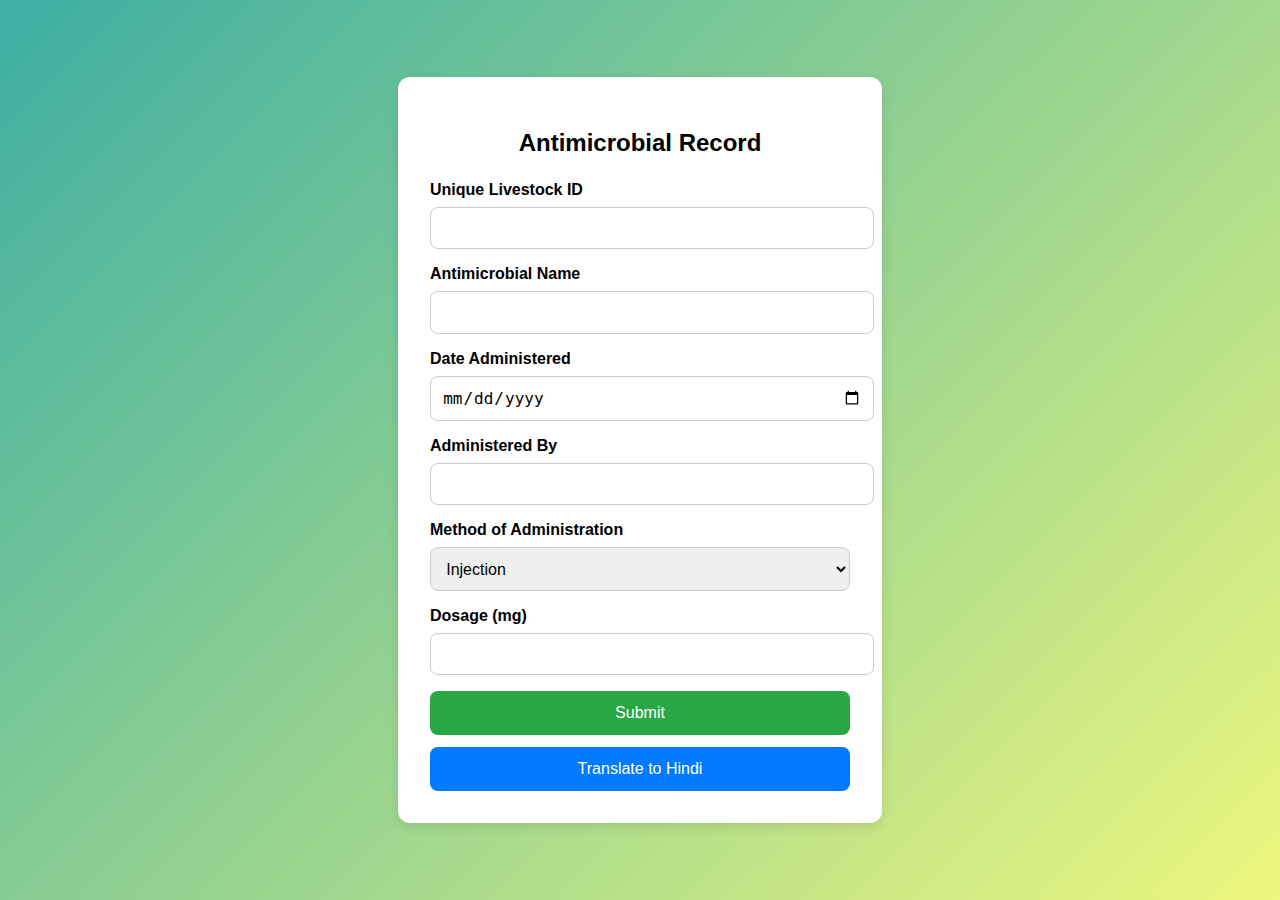
<file: amu entry.html>
<!DOCTYPE html>
<html lang="en">
<head>
  <meta charset="UTF-8" />
  <meta name="viewport" content="width=device-width, initial-scale=1.0" />
  <title>Livestock Antimicrobial Record</title>
  <style>
    body {
      font-family: Arial, sans-serif;
      background: linear-gradient(135deg, #3CAEA3,#EDF67D);
      display: flex;
      justify-content: center;
      align-items: center;
      min-height: 100vh;
      margin: 0;
    }
    .container {
      background: white;
      padding: 2rem;
      border-radius: 12px;
      box-shadow: 0 4px 12px rgba(0,0,0,0.1);
      max-width: 420px;
      width: 100%;
    }
    h2 {
      text-align: center;
      margin-bottom: 1.5rem;
    }
    label {
      display: block;
      margin-bottom: 0.5rem;
      font-weight: bold;
    }
    input, select {
      width: 100%;
      padding: 0.7rem;
      margin-bottom: 1rem;
      border: 1px solid #ccc;
      border-radius: 8px;
      font-size: 1rem;
    }
    button {
      width: 100%;
      padding: 0.8rem;
      border: none;
      border-radius: 8px;
      font-size: 1rem;
      cursor: pointer;
    }
    .submit-btn {
      background: #28a745;
      color: white;
      margin-bottom: 0.8rem;
    }
    .translate-btn {
      background: #007bff;
      color: white;
    }
    @media (max-width: 500px) {
      .container {
        padding: 1rem;
      }
    }
  </style>
</head>
<body>
  <div class="container">
    <h2 id="form-title">Antimicrobial Record</h2>
    <form id="antimicrobial-form" action="submit_antimicrobial.php" method="POST">
      <label id="label-id" for="unique_id">Unique Livestock ID</label>
      <input type="text" id="unique_id" name="unique_id" required />

      <label id="label-antimicrobial" for="antimicrobial">Antimicrobial Name</label>
      <input type="text" id="antimicrobial" name="antimicrobial" required />

      <label id="label-date" for="date">Date Administered</label>
      <input type="date" id="date" name="date" required />

      <label id="label-administered" for="administered_by">Administered By</label>
      <input type="text" id="administered_by" name="administered_by" required />

      <label id="label-method" for="method">Method of Administration</label>
      <select id="method" name="method" required>
        <option value="injection">Injection</option>
        <option value="oral">Oral</option>
      </select>

      <label id="label-dosage" for="dosage">Dosage (mg)</label>
      <input type="number" id="dosage" name="dosage" required />

      <button type="submit" class="submit-btn" id="submit-btn">Submit</button>
    </form>
    <button class="translate-btn" onclick="translateToHindi()" id="translate-btn">Translate to Hindi</button>
  </div>

  <script>
    let translated = false;

    function translateToHindi() {
      if (!translated) {
        document.getElementById('form-title').innerText = 'प्रतिजैविक विवरण';
        document.getElementById('label-id').innerText = 'पशुधन की विशिष्ट आईडी';
        document.getElementById('label-antimicrobial').innerText = 'प्रतिजैविक का नाम';
        document.getElementById('label-date').innerText = 'प्रशासन की तिथि';
        document.getElementById('label-administered').innerText = 'किसके द्वारा दिया गया';
        document.getElementById('label-method').innerText = 'कैसे दिया गया';
        document.getElementById('label-dosage').innerText = 'खुराक (मिग्रा)';
        document.getElementById('submit-btn').innerText = 'जमा करें';
        document.getElementById('translate-btn').innerText = 'Translate to English';
        translated = true;
      } else {
        document.getElementById('form-title').innerText = 'Antimicrobial Record';
        document.getElementById('label-id').innerText = 'Unique Livestock ID';
        document.getElementById('label-antimicrobial').innerText = 'Antimicrobial Name';
        document.getElementById('label-date').innerText = 'Date Administered';
        document.getElementById('label-administered').innerText = 'Administered By';
        document.getElementById('label-method').innerText = 'Method of Administration';
        document.getElementById('label-dosage').innerText = 'Dosage (mg)';
        document.getElementById('submit-btn').innerText = 'Submit';
        document.getElementById('translate-btn').innerText = 'Translate to Hindi';
        translated = false;
      }
    }
  </script>
</body>
</html>
</file>
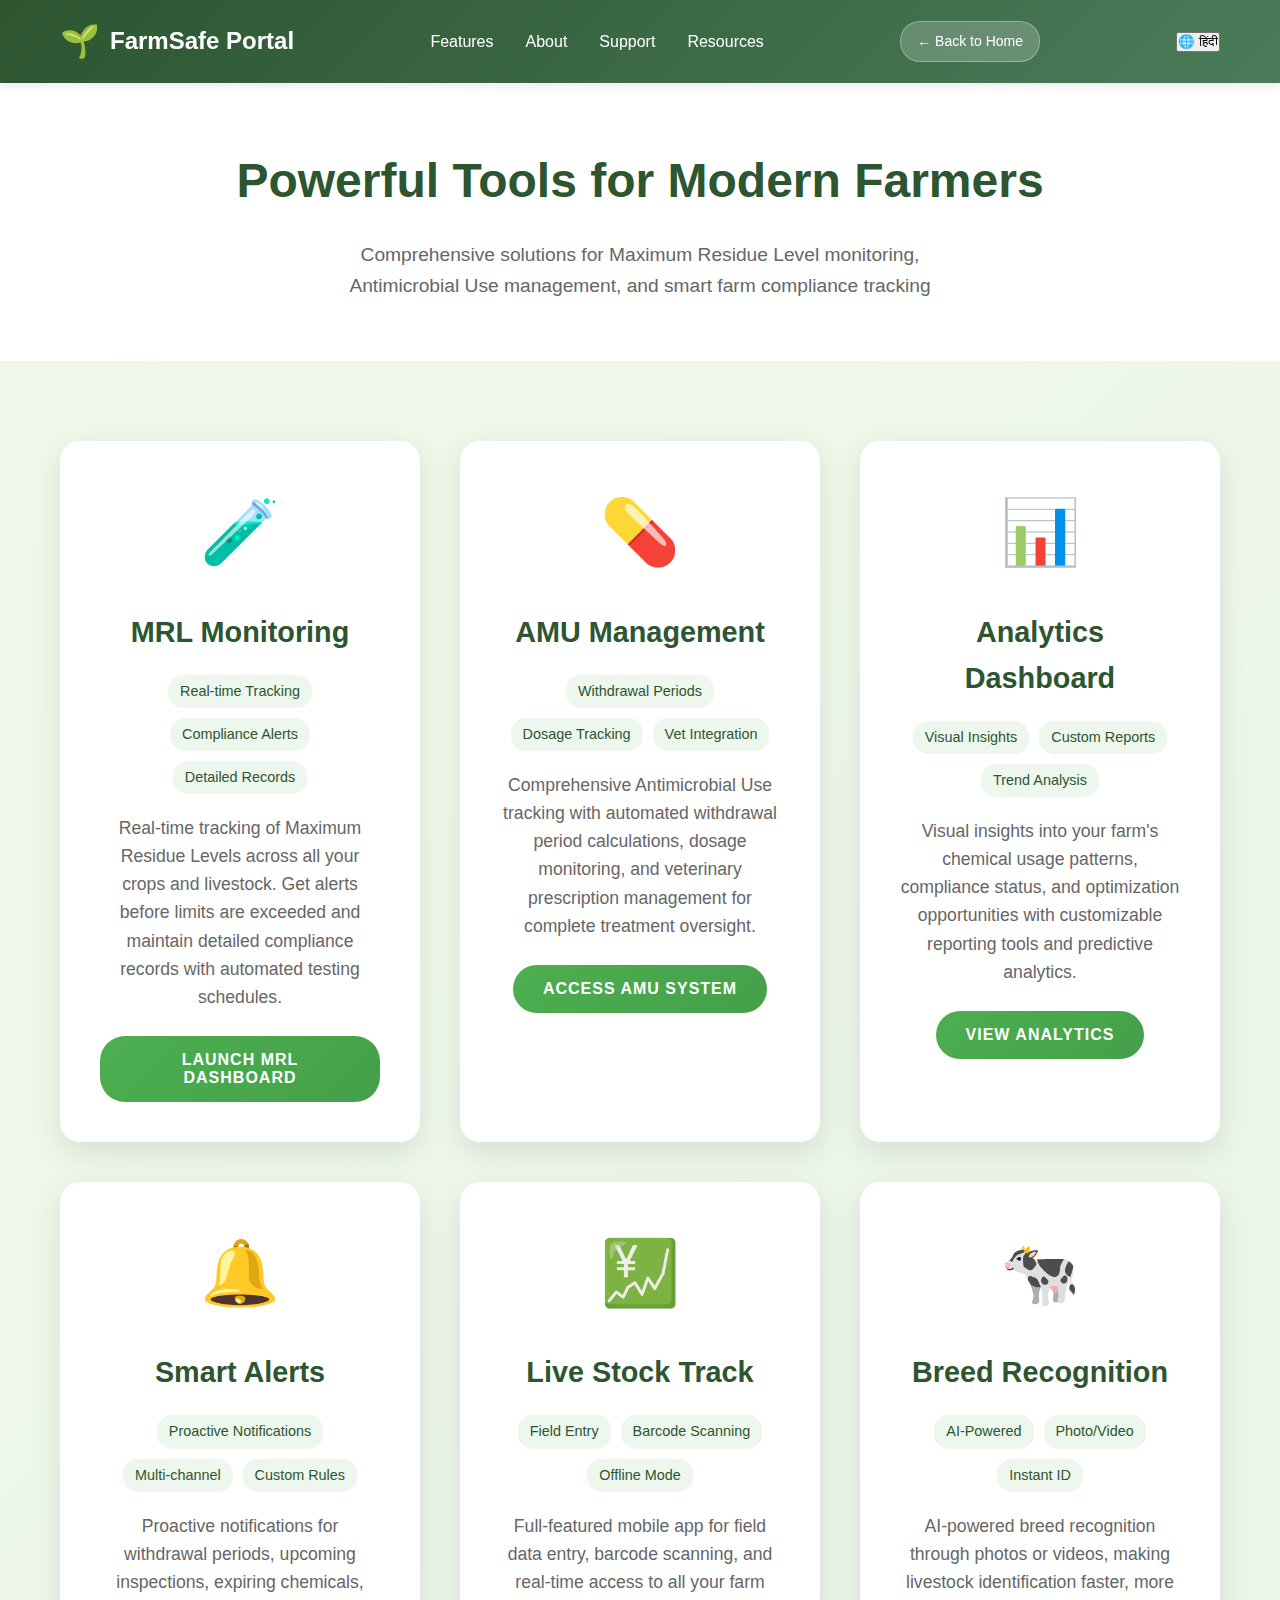
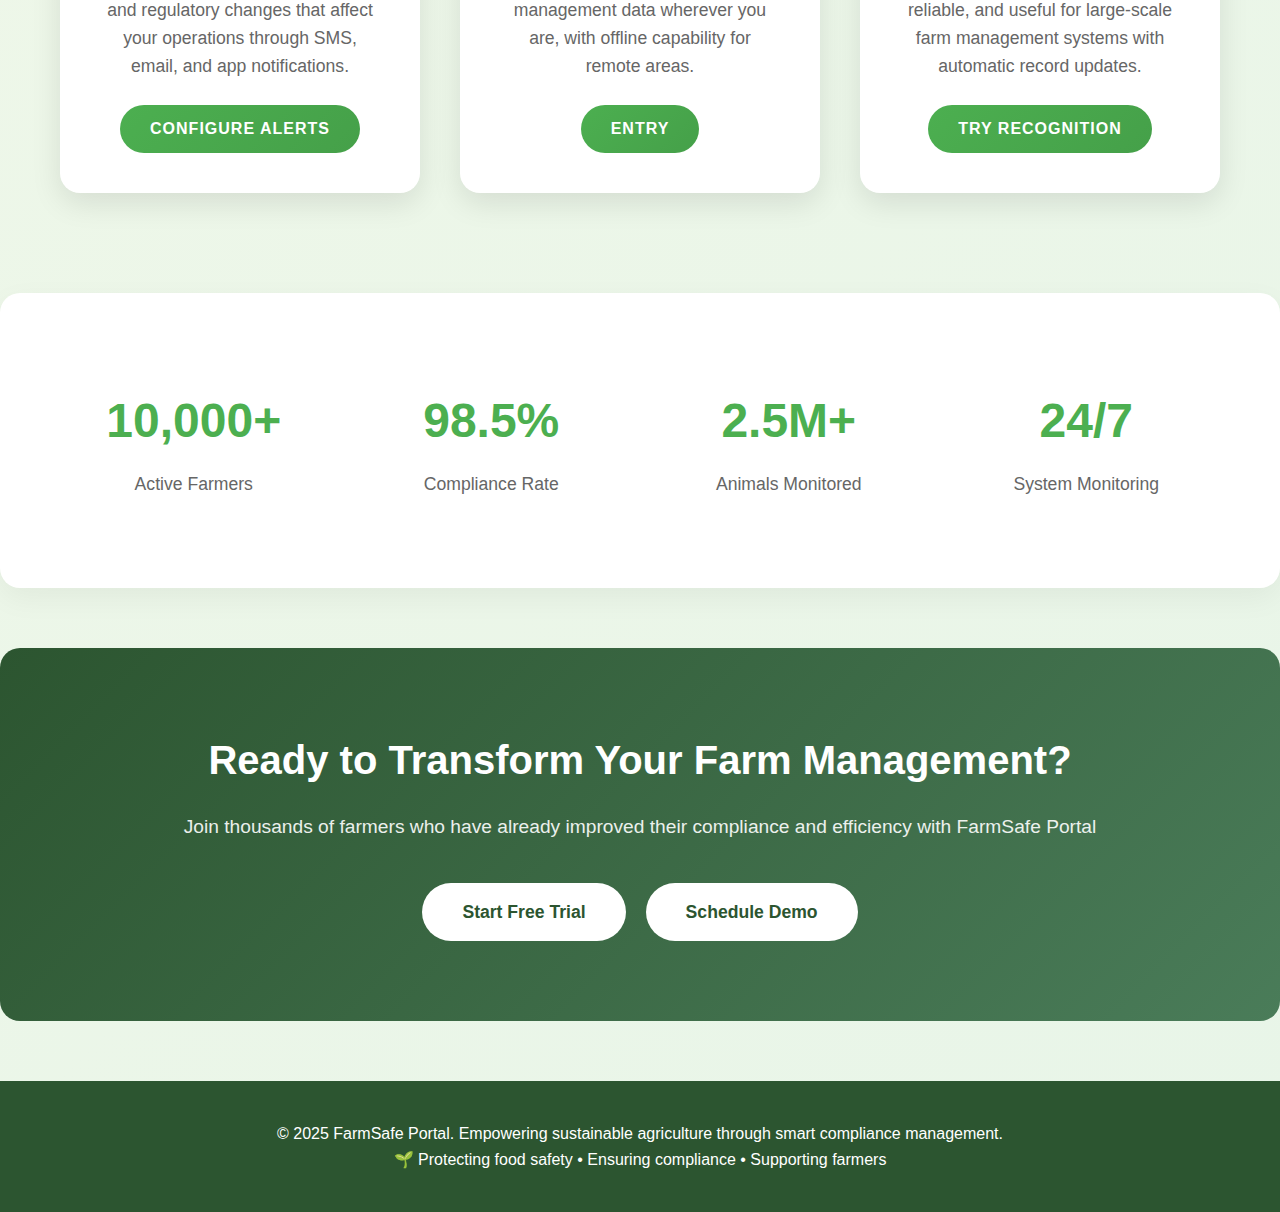
<file: features.html>
<!DOCTYPE html>
<html lang="en">
<head>
    <meta charset="UTF-8">
    <meta name="viewport" content="width=device-width, initial-scale=1.0">
    <title>FarmSafe Portal - Features</title>
    <style>
        * {
            margin: 0;
            padding: 0;
            box-sizing: border-box;
        }

        body {
            font-family: 'Segoe UI', Tahoma, Geneva, Verdana, sans-serif;
            line-height: 1.6;
            color: #333;
            background: linear-gradient(135deg, #f1f8e9, #e8f5e8);
            min-height: 100vh;
        }

        .container {
            max-width: 1200px;
            margin: 0 auto;
            padding: 0 20px;
        }

        header {
            background: linear-gradient(135deg, #2c5530, #4a7c59);
            color: white;
            padding: 1rem 0;
            box-shadow: 0 2px 10px rgba(0,0,0,0.1);
            position: sticky;
            top: 0;
            z-index: 100;
        }

        nav {
            display: flex;
            justify-content: space-between;
            align-items: center;
        }

        .logo {
            display: flex;
            align-items: center;
            gap: 10px;
        }

        .logo-icon {
            font-size: 2rem;
        }

        .logo h1 {
            font-size: 1.5rem;
        }

        .nav-links {
            display: flex;
            list-style: none;
            gap: 2rem;
        }

        .nav-links a {
            color: white;
            text-decoration: none;
            transition: opacity 0.3s;
        }

        .nav-links a:hover {
            opacity: 0.8;
        }

        .back-btn {
            background: rgba(255,255,255,0.2);
            color: white;
            border: 1px solid rgba(255,255,255,0.3);
            padding: 8px 16px;
            border-radius: 20px;
            text-decoration: none;
            transition: all 0.3s;
            font-size: 14px;
        }

        .back-btn:hover {
            background: rgba(255,255,255,0.3);
        }

        .page-header {
            text-align: center;
            padding: 60px 0;
            background: white;
            margin-bottom: 40px;
        }

        .page-header h1 {
            font-size: 3rem;
            color: #2c5530;
            margin-bottom: 20px;
        }

        .page-header p {
            font-size: 1.2rem;
            color: #666;
            max-width: 600px;
            margin: 0 auto;
        }

        .features-grid {
            display: grid;
            grid-template-columns: repeat(auto-fit, minmax(350px, 1fr));
            gap: 40px;
            padding: 40px 0;
        }

        .feature-card {
            background: white;
            padding: 40px;
            border-radius: 20px;
            box-shadow: 0 10px 30px rgba(0,0,0,0.1);
            transition: all 0.3s ease;
            cursor: pointer;
            position: relative;
            overflow: hidden;
            text-align: center;
        }

        .feature-card:hover {
            transform: translateY(-10px);
            box-shadow: 0 20px 50px rgba(0,0,0,0.15);
        }

        .feature-card::before {
            content: '';
            position: absolute;
            top: 0;
            left: -100%;
            width: 100%;
            height: 5px;
            background: linear-gradient(90deg, #4caf50, #45a049);
            transition: left 0.3s ease;
        }

        .feature-card:hover::before {
            left: 0;
        }

        .feature-icon {
            font-size: 4rem;
            margin-bottom: 25px;
            transition: transform 0.3s ease;
            display: block;
        }

        .feature-card:hover .feature-icon {
            transform: scale(1.1);
        }

        .feature-card h3 {
            color: #2c5530;
            font-size: 1.8rem;
            margin-bottom: 20px;
            font-weight: 600;
        }

        .feature-card p {
            color: #666;
            line-height: 1.6;
            margin-bottom: 25px;
            font-size: 1.1rem;
        }

        .feature-button {
            background: linear-gradient(135deg, #4caf50, #45a049);
            color: white;
            border: none;
            padding: 15px 30px;
            border-radius: 25px;
            cursor: pointer;
            font-weight: 600;
            font-size: 1rem;
            transition: all 0.3s ease;
            text-transform: uppercase;
            letter-spacing: 1px;
        }

        .feature-button:hover {
            background: linear-gradient(135deg, #45a049, #3d8b40);
            transform: translateY(-2px);
            box-shadow: 0 8px 25px rgba(76,175,80,0.4);
        }

        .feature-benefits {
            display: flex;
            flex-wrap: wrap;
            gap: 10px;
            margin-bottom: 20px;
            justify-content: center;
        }

        .benefit-tag {
            background: rgba(76, 175, 80, 0.1);
            color: #2c5530;
            padding: 5px 12px;
            border-radius: 15px;
            font-size: 0.9rem;
            font-weight: 500;
        }

        .stats-section {
            background: white;
            padding: 60px 0;
            margin: 60px 0;
            border-radius: 20px;
            box-shadow: 0 10px 30px rgba(0,0,0,0.05);
        }

        .stats-grid {
            display: grid;
            grid-template-columns: repeat(auto-fit, minmax(200px, 1fr));
            gap: 30px;
            text-align: center;
        }

        .stat-card {
            padding: 30px 20px;
        }

        .stat-number {
            font-size: 3rem;
            font-weight: bold;
            color: #4caf50;
            margin-bottom: 10px;
        }

        .stat-label {
            color: #666;
            font-size: 1.1rem;
            font-weight: 500;
        }

        .cta-section {
            text-align: center;
            padding: 80px 0;
            background: linear-gradient(135deg, #2c5530, #4a7c59);
            color: white;
            margin-top: 60px;
            border-radius: 20px;
        }

        .cta-section h2 {
            font-size: 2.5rem;
            margin-bottom: 20px;
        }

        .cta-section p {
            font-size: 1.2rem;
            margin-bottom: 40px;
            opacity: 0.9;
        }

        .cta-buttons {
            display: flex;
            gap: 20px;
            justify-content: center;
            flex-wrap: wrap;
        }

        .cta-btn {
            background: white;
            color: #2c5530;
            padding: 15px 40px;
            border-radius: 30px;
            text-decoration: none;
            font-weight: 600;
            font-size: 1.1rem;
            transition: all 0.3s ease;
        }

        .cta-btn:hover {
            transform: translateY(-3px);
            box-shadow: 0 10px 30px rgba(255,255,255,0.3);
        }

        .footer {
            background: #2c5530;
            color: white;
            text-align: center;
            padding: 40px 0;
            margin-top: 60px;
        }

        @media (max-width: 768px) {
            .page-header h1 {
                font-size: 2.5rem;
            }
            
            .features-grid {
                grid-template-columns: 1fr;
                gap: 30px;
            }
            
            .nav-links {
                display: none;
            }
            
            .cta-buttons {
                flex-direction: column;
                align-items: center;
            }
        }

        /* Animation for page load */
        .feature-card {
            opacity: 0;
            transform: translateY(30px);
            animation: fadeInUp 0.6s ease forwards;
        }

        .feature-card:nth-child(1) { animation-delay: 0.1s; }
        .feature-card:nth-child(2) { animation-delay: 0.2s; }
        .feature-card:nth-child(3) { animation-delay: 0.3s; }
        .feature-card:nth-child(4) { animation-delay: 0.4s; }
        .feature-card:nth-child(5) { animation-delay: 0.5s; }
        .feature-card:nth-child(6) { animation-delay: 0.6s; }

        @keyframes fadeInUp {
            to {
                opacity: 1;
                transform: translateY(0);
            }
        }
    </style>
</head>
<body>
    <header>
        <nav class="container">
            <div class="logo">
                <div class="logo-icon">🌱</div>
                <h1>FarmSafe Portal</h1>
            </div>
            <ul class="nav-links">
                <li><a href="features.html">Features</a></li>
                <li><a href="about.html">About</a></li>
                <li><a href="support.html">Support</a></li>
                <li><a href="https://www.agriwelfare.gov.in/" target="_blank">Resources</a></li>
            </ul>
            <a href="index.html" class="back-btn">← Back to Home</a>
            <button class="language-btn" onclick="toggleLanguage()" id="langBtn">
                    🌐 हिंदी
                </button>
        </nav>
    </header>

    <main>
        <section class="page-header">
            <div class="container">
                <h1 data-en="Powerful Tools for Modern Farmers" data-hi="आधुनिक किसानों के लिए शक्तिशाली उपकरण">Powerful Tools for Modern Farmers</h1>
                <p data-en="Comprehensive solutions for Maximum Residue Level monitoring, Antimicrobial Use management, and smart farm compliance tracking" data-hi="अधिकतम अवशेष स्तर की निगरानी, ​​रोगाणुरोधी उपयोग प्रबंधन, और स्मार्ट फार्म अनुपालन ट्रैकिंग के लिए व्यापक समाधान. ">Comprehensive solutions for Maximum Residue Level monitoring, Antimicrobial Use management, and smart farm compliance tracking</p>
            </div>
        </section>

        <section class="container">
            <div class="features-grid">
                <!-- MRL Monitoring -->
                <div class="feature-card" onclick="openMRLMonitoring()">
                    <div class="feature-icon">🧪</div>
                    <h3 data-en="MRL Monitoring" data-hi="MRL निगरानी">MRL Monitoring</h3>
                    <div class="feature-benefits">
                        <span class="benefit-tag" data-en="Real-time Tracking" data-hi="वास्तविक समय ट्रैकिंग">Real-time Tracking</span>
                        <span class="benefit-tag" data-en="" data-hi="">Compliance Alerts</span>
                        <span class="benefit-tag" data-en="" data-hi="">Detailed Records</span>
                    </div>
                    <p data-en="" data-hi="">Real-time tracking of Maximum Residue Levels across all your crops and livestock. Get alerts before limits are exceeded and maintain detailed compliance records with automated testing schedules.</p>
                    <button class="feature-button" data-en="" data-hi="">Launch MRL Dashboard</button>
                </div>

                <!-- AMU Management -->
                <div class="feature-card" onclick="openAMUManagement()">
                    <div class="feature-icon">💊</div>
                    <h3>AMU Management</h3>
                    <div class="feature-benefits">
                        <span class="benefit-tag">Withdrawal Periods</span>
                        <span class="benefit-tag">Dosage Tracking</span>
                        <span class="benefit-tag">Vet Integration</span>
                    </div>
                    <p>Comprehensive Antimicrobial Use tracking with automated withdrawal period calculations, dosage monitoring, and veterinary prescription management for complete treatment oversight.</p>
                    <button class="feature-button">Access AMU System</button>
                </div>

                <!-- Analytics Dashboard -->
                <div class="feature-card" onclick="openAnalyticsDashboard()">
                    <div class="feature-icon">📊</div>
                    <h3>Analytics Dashboard</h3>
                    <div class="feature-benefits">
                        <span class="benefit-tag">Visual Insights</span>
                        <span class="benefit-tag">Custom Reports</span>
                        <span class="benefit-tag">Trend Analysis</span>
                    </div>
                    <p>Visual insights into your farm's chemical usage patterns, compliance status, and optimization opportunities with customizable reporting tools and predictive analytics.</p>
                    <button class="feature-button">View Analytics</button>
                </div>

                <!-- Smart Alerts -->
                <div class="feature-card" onclick="openSmartAlerts()">
                    <div class="feature-icon">🔔</div>
                    <h3>Smart Alerts</h3>
                    <div class="feature-benefits">
                        <span class="benefit-tag">Proactive Notifications</span>
                        <span class="benefit-tag">Multi-channel</span>
                        <span class="benefit-tag">Custom Rules</span>
                    </div>
                    <p>Proactive notifications for withdrawal periods, upcoming inspections, expiring chemicals, and regulatory changes that affect your operations through SMS, email, and app notifications.</p>
                    <button class="feature-button">Configure Alerts</button>
                </div>

                <!-- Mobile Access -->
                <div class="feature-card" onclick="openMobileAccess()">
                    <div class="feature-icon">&#128185;</div>
                    <h3>Live Stock Track</h3>
                    <div class="feature-benefits">
                        <span class="benefit-tag">Field Entry</span>
                        <span class="benefit-tag">Barcode Scanning</span>
                        <span class="benefit-tag">Offline Mode</span>
                    </div>
                    <p>Full-featured mobile app for field data entry, barcode scanning, and real-time access to all your farm management data wherever you are, with offline capability for remote areas.</p>
                    <button class="feature-button">Entry</button>
                </div>

                <!-- Breed Recognition -->
                <div class="feature-card" onclick="openBreedRecognition()">
                    <div class="feature-icon">🐄</div>
                    <h3>Breed Recognition</h3>
                    <div class="feature-benefits">
                        <span class="benefit-tag">AI-Powered</span>
                        <span class="benefit-tag">Photo/Video</span>
                        <span class="benefit-tag">Instant ID</span>
                    </div>
                    <p>AI-powered breed recognition through photos or videos, making livestock identification faster, more reliable, and useful for large-scale farm management systems with automatic record updates.</p>
                    <button class="feature-button">Try Recognition</button>
                </div>
            </div>
        </section>

        <section class="stats-section">
            <div class="container">
                <div class="stats-grid">
                    <div class="stat-card">
                        <div class="stat-number">10,000+</div>
                        <div class="stat-label">Active Farmers</div>
                    </div>
                    <div class="stat-card">
                        <div class="stat-number">98.5%</div>
                        <div class="stat-label">Compliance Rate</div>
                    </div>
                    <div class="stat-card">
                        <div class="stat-number">2.5M+</div>
                        <div class="stat-label">Animals Monitored</div>
                    </div>
                    <div class="stat-card">
                        <div class="stat-number">24/7</div>
                        <div class="stat-label">System Monitoring</div>
                    </div>
                </div>
            </div>
        </section>

        <section class="cta-section">
            <div class="container">
                <h2>Ready to Transform Your Farm Management?</h2>
                <p>Join thousands of farmers who have already improved their compliance and efficiency with FarmSafe Portal</p>
                <div class="cta-buttons">
                    <a href="#" class="cta-btn" onclick="startFreeTrial()">Start Free Trial</a>
                    <a href="#" class="cta-btn" onclick="scheduleDemo()">Schedule Demo</a>
                </div>
            </div>
        </section>
    </main>

    <footer class="footer">
        <div class="container">
            <p>&copy; 2025 FarmSafe Portal. Empowering sustainable agriculture through smart compliance management.</p>
            <p>🌱 Protecting food safety • Ensuring compliance • Supporting farmers</p>
        </div>
    </footer>

    <script>
        // Feature navigation functions
        function openMRLMonitoring() {
            // Redirect to MRL monitoring dashboard
            window.location.href = 'MRL_monitoring.html';
            // Or for demo purposes, show alert
            
        }

        function openAMUManagement() {
            window.location.href = 'amu_entry.html';
            
        }

        function openAnalyticsDashboard() {
            window.location.href = 'Data.html';
            
        }

        function openSmartAlerts() {
            window.location.href = 'Alert.html';
            
        }

        function openMobileAccess() {
            window.location.href = 'livestock track.html';
            
        }

        function openBreedRecognition() {
            window.location.href = 'breed-recognition.html';
            showFeatureDemo('Breed Recognition', 'Starting Breed Recognition Tool...\n\n• AI-powered image analysis\n• Support for 200+ livestock breeds\n• Instant identification results\n• Automatic record updates');
        }

        function showFeatureDemo(featureName, message) {
            alert(`${featureName}\n\n${message}\n\nNote: This is a demo. In the full version, you would be redirected to the actual feature page.`);
        }

        function startFreeTrial() {
            alert('Starting your free 30-day trial!\n\nYou will receive:\n• Full access to all features\n• Priority customer support\n• Free setup assistance\n• No commitment required');
        }

        function scheduleDemo() {
            alert('Scheduling a personalized demo!\n\nOur team will contact you to:\n• Show you the platform live\n• Discuss your specific needs\n• Provide customized recommendations\n• Answer all your questions');
        }

        // Add smooth scrolling for internal links
        document.querySelectorAll('a[href^="#"]').forEach(anchor => {
            anchor.addEventListener('click', function (e) {
                e.preventDefault();
                const target = document.querySelector(this.getAttribute('href'));
                if (target) {
                    target.scrollIntoView({
                        behavior: 'smooth',
                        block: 'start'
                    });
                }
            });
        });

        // Add loading animation effect
        window.addEventListener('load', function() {
            const cards = document.querySelectorAll('.feature-card');
            cards.forEach((card, index) => {
                setTimeout(() => {
                    card.style.opacity = '1';
                    card.style.transform = 'translateY(0)';
                }, index * 100);
            });
        });
    </script>
</body>
</html>
</file>
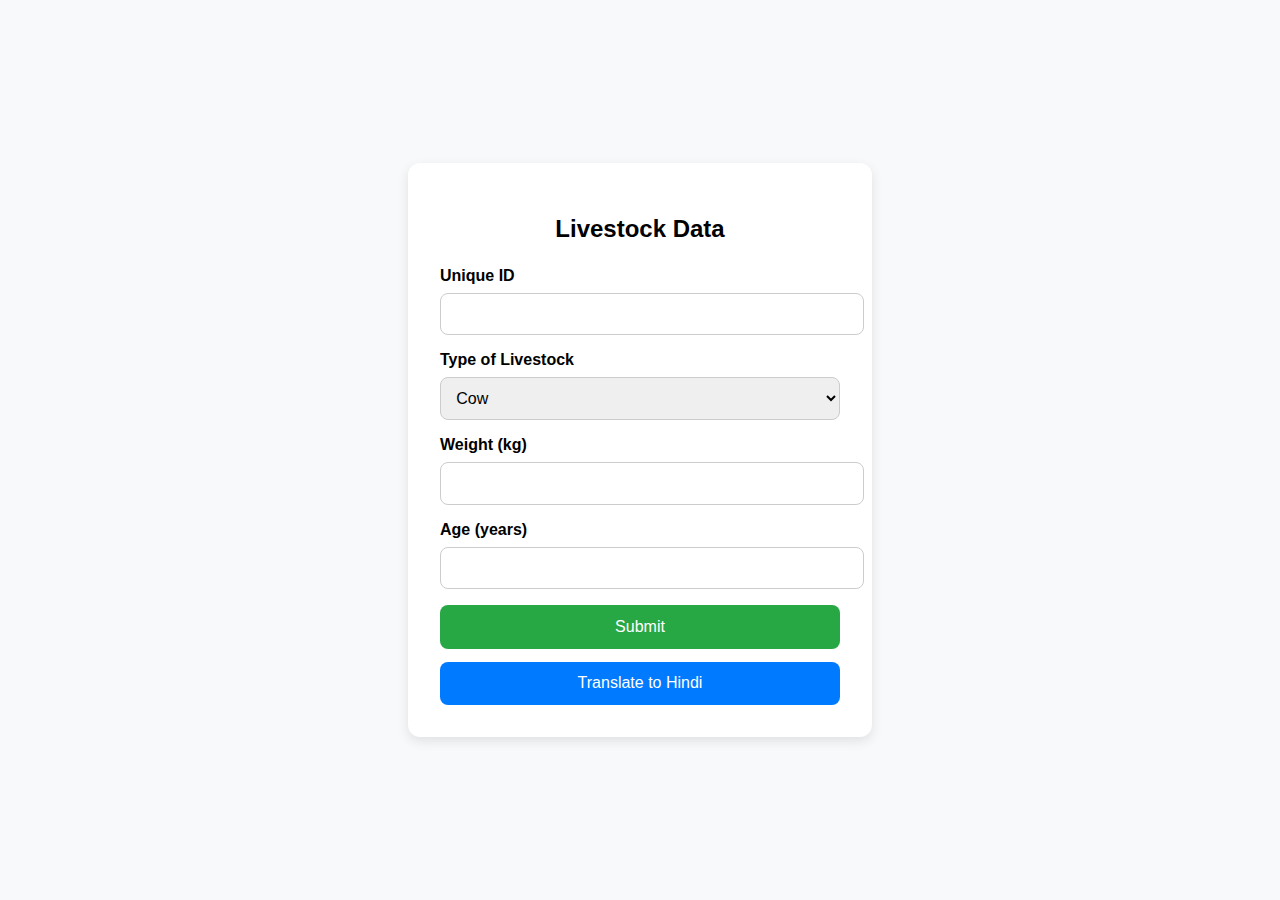
<file: livestock track.html>
<!DOCTYPE html>
<html lang="en">
<head>
  <meta charset="UTF-8" />
  <meta name="viewport" content="width=device-width, initial-scale=1.0" />
  <title>Livestock Data Collection</title>
  <style>
    body {
      font-family: Arial, sans-serif;
      background: #f8f9fa;
      display: flex;
      justify-content: center;
      align-items: center;
      min-height: 100vh;
      margin: 0;
    }
    .container {
      background: white;
      padding: 2rem;
      border-radius: 12px;
      box-shadow: 0 4px 12px rgba(0,0,0,0.1);
      max-width: 400px;
      width: 100%;
    }
    h2 {
      text-align: center;
      margin-bottom: 1.5rem;
    }
    label {
      display: block;
      margin-bottom: 0.5rem;
      font-weight: bold;
    }
    input, select {
      width: 100%;
      padding: 0.7rem;
      margin-bottom: 1rem;
      border: 1px solid #ccc;
      border-radius: 8px;
      font-size: 1rem;
    }
    button {
      width: 100%;
      padding: 0.8rem;
      border: none;
      border-radius: 8px;
      font-size: 1rem;
      cursor: pointer;
    }
    .submit-btn {
      background: #28a745;
      color: white;
      margin-bottom: 0.8rem;
    }
    .translate-btn {
      background: #007bff;
      color: white;
    }
    @media (max-width: 500px) {
      .container {
        padding: 1rem;
      }
    }
  </style>
</head>
<body>
  <div class="container">
    <h2 id="form-title">Livestock Data</h2>
    <form id="livestock-form" action="submit.php" method="POST">
      <label id="label-id" for="unique_id">Unique ID</label>
      <input type="text" id="unique_id" name="unique_id" required />

      <label id="label-type" for="type">Type of Livestock</label>
      <select id="type" name="type" required>
        <option value="cow">Cow</option>
        <option value="buffalo">Buffalo</option>
        <option value="chicken">Chicken</option>
        <option value="goat">Goat</option>
      </select>

      <label id="label-weight" for="weight">Weight (kg)</label>
      <input type="number" id="weight" name="weight" required />

      <label id="label-age" for="age">Age (years)</label>
      <input type="number" id="age" name="age" required />

      <button type="submit" class="submit-btn" id="submit-btn">Submit</button>
    </form>
    <button class="translate-btn" onclick="translateToHindi()" id="translate-btn">Translate to Hindi</button>
  </div>

  <script>
    let translated = false;

    function translateToHindi() {
      if (!translated) {
        document.getElementById('form-title').innerText = 'पशुधन विवरण';
        document.getElementById('label-id').innerText = 'विशिष्ट आईडी';
        document.getElementById('label-type').innerText = 'पशुधन का प्रकार';
        document.getElementById('label-weight').innerText = 'वजन (किग्रा)';
        document.getElementById('label-age').innerText = 'आयु (वर्ष)';
        document.getElementById('submit-btn').innerText = 'जमा करें';
        document.getElementById('translate-btn').innerText = 'Translate to English';
        translated = true;
      } else {
        document.getElementById('form-title').innerText = 'Livestock Data';
        document.getElementById('label-id').innerText = 'Unique ID';
        document.getElementById('label-type').innerText = 'Type of Livestock';
        document.getElementById('label-weight').innerText = 'Weight (kg)';
        document.getElementById('label-age').innerText = 'Age (years)';
        document.getElementById('submit-btn').innerText = 'Submit';
        document.getElementById('translate-btn').innerText = 'Translate to Hindi';
        translated = false;
      }
    }
  </script>
</body>
</html>
</file>
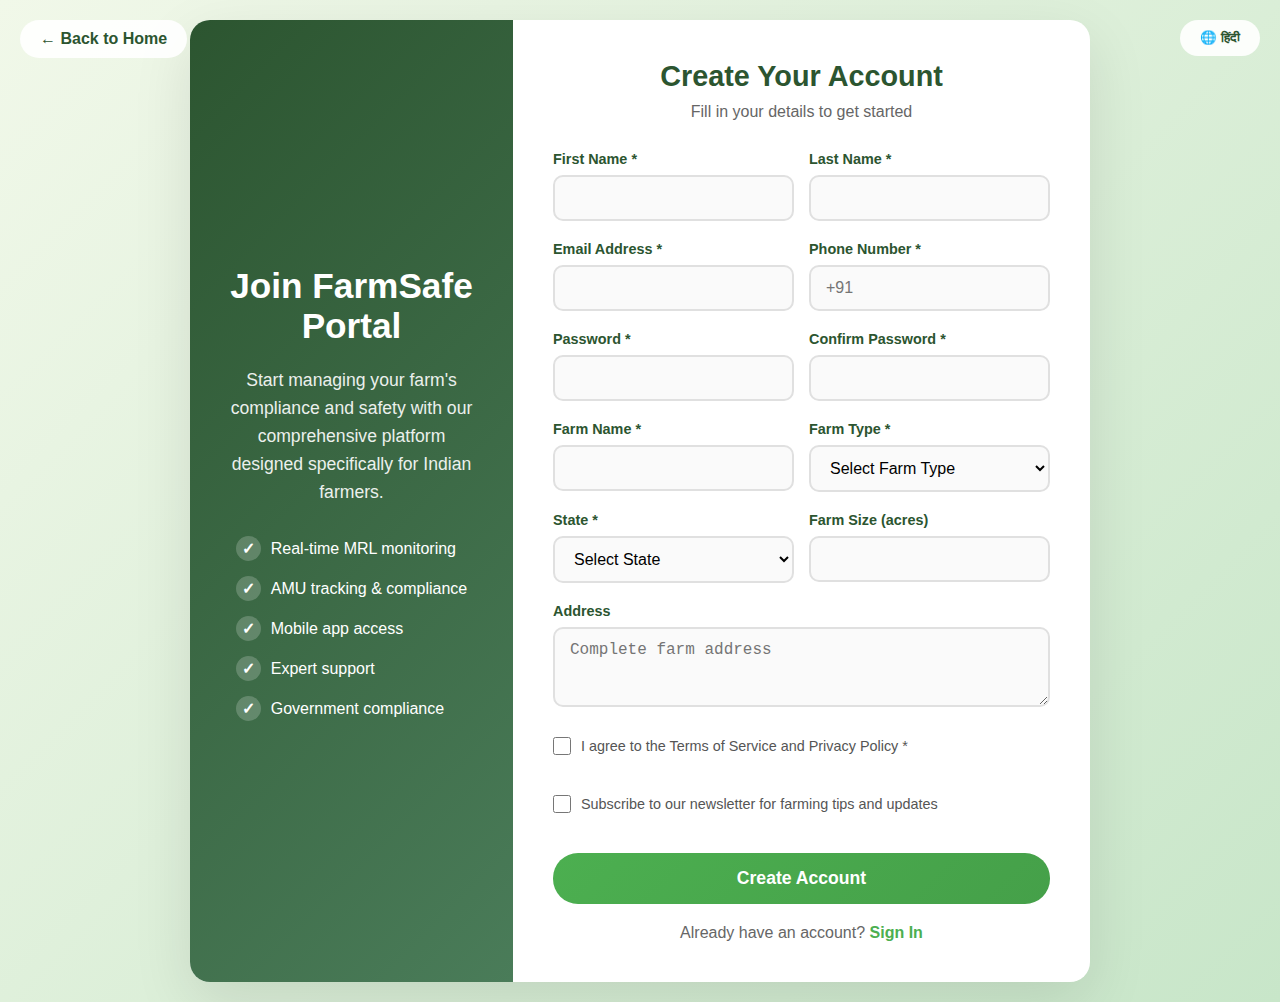
<file: Login.html>
<!DOCTYPE html>
<html lang="en">
<head>
    <meta charset="UTF-8">
    <meta name="viewport" content="width=device-width, initial-scale=1.0">
    <title>Register - FarmSafe Portal</title>
    <style>
        * {
            margin: 0;
            padding: 0;
            box-sizing: border-box;
        }

        body {
            font-family: 'Segoe UI', Tahoma, Geneva, Verdana, sans-serif;
            background: linear-gradient(135deg, #f1f8e9, #c8e6c9);
            min-height: 100vh;
            display: flex;
            align-items: center;
            justify-content: center;
            padding: 20px;
        }

        .register-container {
            background: white;
            border-radius: 20px;
            box-shadow: 0 20px 60px rgba(0, 0, 0, 0.1);
            overflow: hidden;
            max-width: 900px;
            width: 100%;
            display: grid;
            grid-template-columns: 1fr 1fr;
            min-height: 600px;
        }

        .register-left {
            background: linear-gradient(135deg, #2c5530, #4a7c59);
            color: white;
            padding: 40px;
            display: flex;
            flex-direction: column;
            justify-content: center;
            align-items: center;
            text-align: center;
        }

        .register-left h1 {
            font-size: 2.2rem;
            margin-bottom: 20px;
        }

        .register-left p {
            font-size: 1.1rem;
            line-height: 1.6;
            margin-bottom: 30px;
            opacity: 0.9;
        }

        .register-left .features-list {
            list-style: none;
            text-align: left;
        }

        .register-left .features-list li {
            margin-bottom: 15px;
            display: flex;
            align-items: center;
            gap: 10px;
        }

        .register-left .features-list li::before {
            content: "✓";
            background: rgba(255, 255, 255, 0.2);
            border-radius: 50%;
            width: 25px;
            height: 25px;
            display: flex;
            align-items: center;
            justify-content: center;
            font-weight: bold;
        }

        .register-right {
            padding: 40px;
            display: flex;
            flex-direction: column;
            justify-content: center;
        }

        .register-header {
            text-align: center;
            margin-bottom: 30px;
        }

        .register-header h2 {
            color: #2c5530;
            font-size: 1.8rem;
            margin-bottom: 10px;
        }

        .register-header p {
            color: #666;
            font-size: 1rem;
        }

        .language-toggle {
            position: absolute;
            top: 20px;
            right: 20px;
            background: rgba(255, 255, 255, 0.9);
            border: none;
            padding: 10px 20px;
            border-radius: 25px;
            cursor: pointer;
            font-weight: 600;
            color: #2c5530;
            transition: all 0.3s;
            z-index: 10;
        }

        .language-toggle:hover {
            background: white;
            transform: translateY(-2px);
            box-shadow: 0 5px 15px rgba(0, 0, 0, 0.2);
        }

        .register-form {
            display: flex;
            flex-direction: column;
            gap: 20px;
        }

        .form-row {
            display: grid;
            grid-template-columns: 1fr 1fr;
            gap: 15px;
        }

        .form-group {
            display: flex;
            flex-direction: column;
            gap: 8px;
        }

        .form-group.full-width {
            grid-column: 1 / -1;
        }

        .form-group label {
            font-weight: 600;
            color: #2c5530;
            font-size: 0.9rem;
        }

        .form-group input,
        .form-group select,
        .form-group textarea {
            padding: 12px 15px;
            border: 2px solid #e0e0e0;
            border-radius: 10px;
            font-size: 1rem;
            transition: all 0.3s;
            background: #fafafa;
        }

        .form-group input:focus,
        .form-group select:focus,
        .form-group textarea:focus {
            outline: none;
            border-color: #4caf50;
            background: white;
            transform: translateY(-2px);
            box-shadow: 0 5px 15px rgba(76, 175, 80, 0.2);
        }

        .form-group textarea {
            resize: vertical;
            min-height: 80px;
        }

        .checkbox-group {
            display: flex;
            align-items: center;
            gap: 10px;
            margin: 10px 0;
        }

        .checkbox-group input[type="checkbox"] {
            width: 18px;
            height: 18px;
            cursor: pointer;
        }

        .checkbox-group label {
            font-weight: normal;
            font-size: 0.9rem;
            color: #555;
            cursor: pointer;
        }

        .register-btn {
            background: linear-gradient(135deg, #4caf50, #45a049);
            color: white;
            border: none;
            padding: 15px 30px;
            border-radius: 25px;
            font-size: 1.1rem;
            font-weight: 600;
            cursor: pointer;
            transition: all 0.3s;
            margin-top: 10px;
        }

        .register-btn:hover {
            transform: translateY(-3px);
            box-shadow: 0 10px 25px rgba(76, 175, 80, 0.4);
        }

        .register-btn:disabled {
            background: #ccc;
            cursor: not-allowed;
            transform: none;
            box-shadow: none;
        }

        .login-link {
            text-align: center;
            margin-top: 20px;
            color: #666;
        }

        .login-link a {
            color: #4caf50;
            text-decoration: none;
            font-weight: 600;
        }

        .login-link a:hover {
            text-decoration: underline;
        }

        .success-message {
            background: linear-gradient(135deg, #4caf50, #45a049);
            color: white;
            padding: 15px;
            border-radius: 10px;
            text-align: center;
            margin-bottom: 20px;
            display: none;
        }

        .error-message {
            background: linear-gradient(135deg, #f44336, #d32f2f);
            color: white;
            padding: 15px;
            border-radius: 10px;
            text-align: center;
            margin-bottom: 20px;
            display: none;
        }

        @media (max-width: 768px) {
            .register-container {
                grid-template-columns: 1fr;
                max-width: 500px;
            }

            .register-left {
                order: 2;
                padding: 30px;
            }

            .register-right {
                order: 1;
                padding: 30px;
            }

            .form-row {
                grid-template-columns: 1fr;
            }

            .language-toggle {
                position: fixed;
                top: 20px;
                right: 20px;
            }
        }

        .back-to-home {
            position: absolute;
            top: 20px;
            left: 20px;
            background: rgba(255, 255, 255, 0.9);
            border: none;
            padding: 10px 20px;
            border-radius: 25px;
            cursor: pointer;
            font-weight: 600;
            color: #2c5530;
            text-decoration: none;
            transition: all 0.3s;
            z-index: 10;
        }

        .back-to-home:hover {
            background: white;
            transform: translateY(-2px);
            box-shadow: 0 5px 15px rgba(0, 0, 0, 0.2);
        }
    </style>
</head>
<body>
    <a href="#" class="back-to-home" onclick="goToHome()" data-en="← Back to Home" data-hi="← होम पर वापस">← Back to Home</a>
    
    <button class="language-toggle" onclick="toggleLanguage()" id="langBtn">
        🌐 हिंदी
    </button>

    <div class="register-container">
        <div class="register-left">
            <h1 data-en="Join FarmSafe Portal" data-hi="फार्मसेफ पोर्टल में शामिल हों">Join FarmSafe Portal</h1>
            <p data-en="Start managing your farm's compliance and safety with our comprehensive platform designed specifically for Indian farmers." data-hi="भारतीय किसानों के लिए विशेष रूप से डिज़ाइन किए गए हमारे व्यापक प्लेटफॉर्म के साथ अपने खेत की अनुपालन और सुरक्षा का प्रबंधन शुरू करें।">Start managing your farm's compliance and safety with our comprehensive platform designed specifically for Indian farmers.</p>
            
            <ul class="features-list">
                <li data-en="Real-time MRL monitoring" data-hi="वास्तविक समय MRL निगरानी">Real-time MRL monitoring</li>
                <li data-en="AMU tracking & compliance" data-hi="AMU ट्रैकिंग और अनुपालन">AMU tracking & compliance</li>
                <li data-en="Mobile app access" data-hi="मोबाइल ऐप एक्सेस">Mobile app access</li>
                <li data-en="Expert support" data-hi="विशेषज्ञ सहायता">Expert support</li>
                <li data-en="Government compliance" data-hi="सरकारी अनुपालन">Government compliance</li>
            </ul>
        </div>

        <div class="register-right">
            <div class="register-header">
                <h2 data-en="Create Your Account" data-hi="अपना खाता बनाएं">Create Your Account</h2>
                <p data-en="Fill in your details to get started" data-hi="शुरू करने के लिए अपना विवरण भरें">Fill in your details to get started</p>
            </div>

            <div class="success-message" id="successMessage">
                <span data-en="Registration successful! Welcome to FarmSafe Portal." data-hi="पंजीकरण सफल! फार्मसेफ पोर्टल में आपका स्वागत है।">Registration successful! Welcome to FarmSafe Portal.</span>
            </div>

            <div class="error-message" id="errorMessage">
                <span data-en="Please fill in all required fields correctly." data-hi="कृपया सभी आवश्यक फ़ील्ड सही तरीके से भरें।">Please fill in all required fields correctly.</span>
            </div>

            <form class="register-form" id="registerForm">
                <div class="form-row">
                    <div class="form-group">
                        <label data-en="First Name *" data-hi="पहला नाम *">First Name *</label>
                        <input type="text" id="firstName" name="firstName" required>
                    </div>
                    <div class="form-group">
                        <label data-en="Last Name *" data-hi="अंतिम नाम *">Last Name *</label>
                        <input type="text" id="lastName" name="lastName" required>
                    </div>
                </div>

                <div class="form-row">
                    <div class="form-group">
                        <label data-en="Email Address *" data-hi="ईमेल पता *">Email Address *</label>
                        <input type="email" id="email" name="email" required>
                    </div>
                    <div class="form-group">
                        <label data-en="Phone Number *" data-hi="फोन नंबर *">Phone Number *</label>
                        <input type="tel" id="phone" name="phone" required placeholder="+91">
                    </div>
                </div>

                <div class="form-row">
                    <div class="form-group">
                        <label data-en="Password *" data-hi="पासवर्ड *">Password *</label>
                        <input type="password" id="password" name="password" required minlength="8">
                    </div>
                    <div class="form-group">
                        <label data-en="Confirm Password *" data-hi="पासवर्ड की पुष्टि करें *">Confirm Password *</label>
                        <input type="password" id="confirmPassword" name="confirmPassword" required>
                    </div>
                </div>

                <div class="form-row">
                    <div class="form-group">
                        <label data-en="Farm Name *" data-hi="खेत का नाम *">Farm Name *</label>
                        <input type="text" id="farmName" name="farmName" required>
                    </div>
                    <div class="form-group">
                        <label data-en="Farm Type *" data-hi="खेत का प्रकार *">Farm Type *</label>
                        <select id="farmType" name="farmType" required>
                            <option value="" data-en="Select Farm Type" data-hi="खेत का प्रकार चुनें">Select Farm Type</option>
                            <option value="crops" data-en="Crop Farming" data-hi="फसल खेती">Crop Farming</option>
                            <option value="livestock" data-en="Livestock" data-hi="पशुधन">Livestock</option>
                            <option value="dairy" data-en="Dairy Farm" data-hi="डेयरी फार्म">Dairy Farm</option>
                            <option value="poultry" data-en="Poultry Farm" data-hi="पोल्ट्री फार्म">Poultry Farm</option>
                            <option value="mixed" data-en="Mixed Farming" data-hi="मिश्रित खेती">Mixed Farming</option>
                        </select>
                    </div>
                </div>

                <div class="form-row">
                    <div class="form-group">
                        <label data-en="State *" data-hi="राज्य *">State *</label>
                        <select id="state" name="state" required>
                            <option value="" data-en="Select State" data-hi="राज्य चुनें">Select State</option>
                            <option value="uttar-pradesh">Uttar Pradesh</option>
                            <option value="maharashtra">Maharashtra</option>
                            <option value="bihar">Bihar</option>
                            <option value="west-bengal">West Bengal</option>
                            <option value="madhya-pradesh">Madhya Pradesh</option>
                            <option value="tamil-nadu">Tamil Nadu</option>
                            <option value="rajasthan">Rajasthan</option>
                            <option value="karnataka">Karnataka</option>
                            <option value="gujarat">Gujarat</option>
                            <option value="andhra-pradesh">Andhra Pradesh</option>
                            <option value="odisha">Odisha</option>
                            <option value="telangana">Telangana</option>
                            <option value="kerala">Kerala</option>
                            <option value="jharkhand">Jharkhand</option>
                            <option value="assam">Assam</option>
                            <option value="punjab">Punjab</option>
                            <option value="chhattisgarh">Chhattisgarh</option>
                            <option value="haryana">Haryana</option>
                            <option value="uttarakhand">Uttarakhand</option>
                            <option value="himachal-pradesh">Himachal Pradesh</option>
                        </select>
                    </div>
                    <div class="form-group">
                        <label data-en="Farm Size (acres)" data-hi="खेत का आकार (एकड़)">Farm Size (acres)</label>
                        <input type="number" id="farmSize" name="farmSize" min="0.1" step="0.1">
                    </div>
                </div>

                <div class="form-group full-width">
                    <label data-en="Address" data-hi="पता">Address</label>
                    <textarea id="address" name="address" placeholder="Complete farm address"></textarea>
                </div>

                <div class="checkbox-group">
                    <input type="checkbox" id="terms" name="terms" required>
                    <label for="terms" data-en="I agree to the Terms of Service and Privacy Policy *" data-hi="मैं सेवा की शर्तों और गोपनीयता नीति से सहमत हूं *">I agree to the Terms of Service and Privacy Policy *</label>
                </div>

                <div class="checkbox-group">
                    <input type="checkbox" id="newsletter" name="newsletter">
                    <label for="newsletter" data-en="Subscribe to our newsletter for farming tips and updates" data-hi="खेती की युक्तियों और अपडेट के लिए हमारे न्यूज़लेटर की सदस्यता लें">Subscribe to our newsletter for farming tips and updates</label>
                </div>

                <button type="submit" class="register-btn" data-en="Create Account" data-hi="खाता बनाएं">Create Account</button>
            </form>

            <div class="login-link">
                <span data-en="Already have an account?" data-hi="क्या आपके पास पहले से खाता है?">Already have an account?</span>
                <a href="signIn.html" onclick="goTosignIn()" data-en="Sign In" data-hi="साइन इन करें">Sign In</a>
            </div>
        </div>
    </div>

    <script>
        let isHindi = false;

        function toggleLanguage() {
            const langBtn = document.getElementById('langBtn');
            const elementsWithTranslation = document.querySelectorAll('[data-en][data-hi]');
            
            isHindi = !isHindi;
            
            elementsWithTranslation.forEach(element => {
                if (isHindi) {
                    element.textContent = element.getAttribute('data-hi');
                } else {
                    element.textContent = element.getAttribute('data-en');
                }
            });
            
            // Update language button
            langBtn.innerHTML = isHindi ? '🌐 English' : '🌐 हिंदी';
            
            // Update document language attribute
            document.documentElement.lang = isHindi ? 'hi' : 'en';
            
            // Update select options
            updateSelectOptions();
        }

        function updateSelectOptions() {
            const farmTypeSelect = document.getElementById('farmType');
            const stateSelect = document.getElementById('state');
            
            // Update farm type options
            const farmTypeOptions = farmTypeSelect.querySelectorAll('option');
            farmTypeOptions.forEach(option => {
                if (option.getAttribute('data-en') && option.getAttribute('data-hi')) {
                    option.textContent = isHindi ? option.getAttribute('data-hi') : option.getAttribute('data-en');
                }
            });
            
            // Update state options (keeping English names but could add Hindi if needed)
            const stateOptions = stateSelect.querySelectorAll('option');
            stateOptions.forEach(option => {
                if (option.getAttribute('data-en') && option.getAttribute('data-hi')) {
                    option.textContent = isHindi ? option.getAttribute('data-hi') : option.getAttribute('data-en');
                }
            });
        }

        function validateForm() {
            const firstName = document.getElementById('firstName').value.trim();
            const lastName = document.getElementById('lastName').value.trim();
            const email = document.getElementById('email').value.trim();
            const phone = document.getElementById('phone').value.trim();
            const password = document.getElementById('password').value;
            const confirmPassword = document.getElementById('confirmPassword').value;
            const farmName = document.getElementById('farmName').value.trim();
            const farmType = document.getElementById('farmType').value;
            const state = document.getElementById('state').value;
            const terms = document.getElementById('terms').checked;

            // Basic validation
            if (!firstName || !lastName || !email || !phone || !password || !farmName || !farmType || !state || !terms) {
                return false;
            }

            // Password validation
            if (password.length < 8) {
                return false;
            }

            if (password !== confirmPassword) {
                return false;
            }

            // Email validation
            const emailRegex = /^[^\s@]+@[^\s@]+\.[^\s@]+$/;
            if (!emailRegex.test(email)) {
                return false;
            }

            // Phone validation (basic)
            const phoneRegex = /^[\+]?[\d\s\-\(\)]{10,}$/;
            if (!phoneRegex.test(phone)) {
                return false;
            }

            return true;
        }

        function showMessage(type, show = true) {
            const successMsg = document.getElementById('successMessage');
            const errorMsg = document.getElementById('errorMessage');
            
            if (type === 'success') {
                successMsg.style.display = show ? 'block' : 'none';
                errorMsg.style.display = 'none';
            } else {
                errorMsg.style.display = show ? 'block' : 'none';
                successMsg.style.display = 'none';
            }
        }

        document.getElementById('registerForm').addEventListener('submit', function(e) {
            e.preventDefault();
            
            if (validateForm()) {
                // Simulate registration process
                const submitBtn = document.querySelector('.register-btn');
                submitBtn.disabled = true;
                submitBtn.textContent = isHindi ? 'पंजीकरण हो रहा है...' : 'Registering...';
                
                setTimeout(() => {
                    showMessage('success');
                    submitBtn.disabled = false;
                    submitBtn.textContent = isHindi ? 'खाता बनाएं' : 'Create Account';
                    
                    // Reset form after successful registration
                    setTimeout(() => {
                        this.reset();
                        showMessage('success', false);
                        alert(isHindi ? 'पंजीकरण सफल! आप अब लॉगिन कर सकते हैं।' : 'Registration successful! You can now login.');
                    }, 2000);
                }, 1500);
            } else {
                showMessage('error');
                setTimeout(() => showMessage('error', false), 5000);
            }
        });

        // Password confirmation validation
        document.getElementById('confirmPassword').addEventListener('input', function() {
            const password = document.getElementById('password').value;
            const confirmPassword = this.value;
            
            if (password !== confirmPassword && confirmPassword.length > 0) {
                this.style.borderColor = '#f44336';
            } else {
                this.style.borderColor = '#e0e0e0';
            }
        });

        function goToHome() {
            alert(isHindi ? 'होम पेज पर जा रहे हैं...' : 'Going to home page...');
        }

        function goTosignIn() {
            // alert(isHindi ? 'लॉगिन पेज पर जा रहे हैं...' : 'Going to login page...');
        }

        // Auto-fill phone number with +91 prefix
        document.getElementById('phone').addEventListener('input', function() {
            let value = this.value.replace(/\D/g, '');
            if (value.length > 0 && !value.startsWith('91')) {
                if (value.length === 10) {
                    this.value = '+91 ' + value;
                }
            }
        });
    </script>
</body>
</html>
</file>
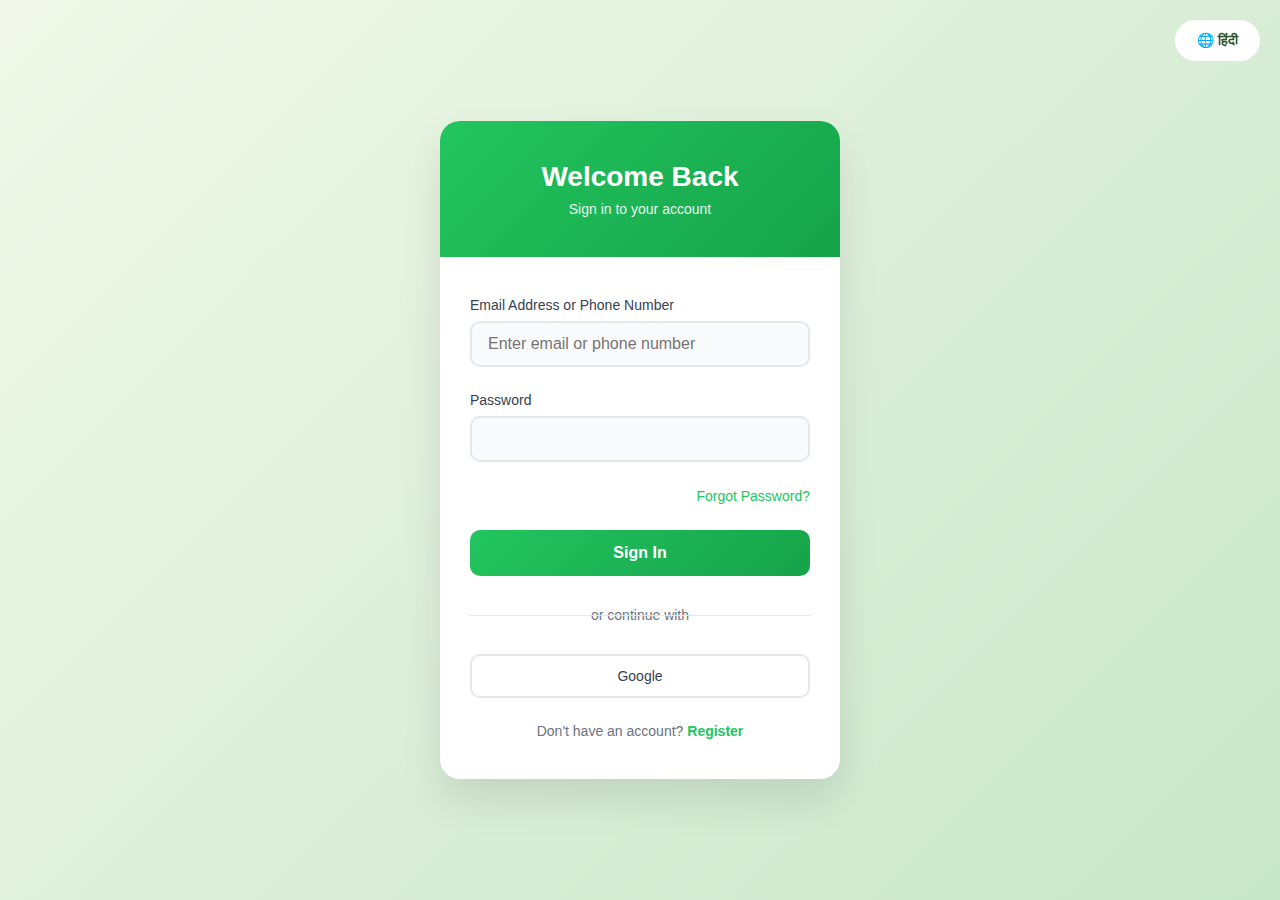
<file: signIn.html>
<!DOCTYPE html>
<html lang="en">
<head>
    <meta charset="UTF-8">
    <meta name="viewport" content="width=device-width, initial-scale=1.0">
    <title>Sign In</title>
    <style>
        * {
            margin: 0;
            padding: 0;
            box-sizing: border-box;
        }

        body {
            font-family: 'Segoe UI', Tahoma, Geneva, Verdana, sans-serif;
            background: linear-gradient(135deg, #f1f8e9, #c8e6c9);
            min-height: 100vh;
            display: flex;
            align-items: center;
            justify-content: center;
            padding: 20px;
            position: relative;
        }

        /* Language selector */
        .language-selector {
            position: absolute;
            top: 20px;
            right: 20px;
            z-index: 10;
        }

        .language-btn {
            background:white;
            border: 2px solid rgba(255, 255, 255, 0.3);
            color: #2C5530;
            padding: 10px 20px;
            border-radius: 25px;
            font-size: 14px;
            font-weight: 600;
            cursor: pointer;
            transition: all 0.3s ease;
            backdrop-filter: blur(10px);
            min-width: 80px;
        }

        .language-btn:hover {
            background: rgba(255, 255, 255, 0.3);
            border-color: rgba(255, 255, 255, 0.5);
            transform: translateY(-2px);
            box-shadow: 0 5px 15px rgba(0, 0, 0, 0.1);
        }

        .signin-container {
            background: white;
            border-radius: 20px;
            box-shadow: 0 20px 40px rgba(0, 0, 0, 0.1);
            overflow: hidden;
            width: 100%;
            max-width: 400px;
            position: relative;
        }

        .signin-header {
            background: linear-gradient(135deg, #22c55e, #16a34a);
            padding: 40px 30px;
            text-align: center;
            color: white;
        }

        .signin-header h1 {
            font-size: 28px;
            font-weight: 700;
            margin-bottom: 8px;
        }

        .signin-header p {
            opacity: 0.9;
            font-size: 14px;
        }

        .signin-form {
            padding: 40px 30px;
        }

        .form-group {
            margin-bottom: 25px;
            position: relative;
        }

        .form-group label {
            display: block;
            margin-bottom: 8px;
            color: #374151;
            font-weight: 500;
            font-size: 14px;
        }

        .form-group input {
            width: 100%;
            padding: 12px 16px;
            border: 2px solid #e5e7eb;
            border-radius: 10px;
            font-size: 16px;
            transition: all 0.3s ease;
            background: #f9fafb;
        }

        .form-group input:focus {
            outline: none;
            border-color: #22c55e;
            background: white;
            box-shadow: 0 0 0 3px rgba(34, 197, 94, 0.1);
        }

        .form-group input:valid {
            border-color: #22c55e;
        }

        .forgot-password {
            text-align: right;
            margin-bottom: 25px;
        }

        .forgot-password a {
            color: #22c55e;
            text-decoration: none;
            font-size: 14px;
            font-weight: 500;
            transition: color 0.3s ease;
        }

        .forgot-password a:hover {
            color: #16a34a;
        }

        .signin-btn {
            width: 100%;
            background: linear-gradient(135deg, #22c55e, #16a34a);
            color: white;
            border: none;
            padding: 14px;
            border-radius: 10px;
            font-size: 16px;
            font-weight: 600;
            cursor: pointer;
            transition: all 0.3s ease;
            position: relative;
            overflow: hidden;
        }

        .signin-btn:hover {
            transform: translateY(-2px);
            box-shadow: 0 10px 20px rgba(34, 197, 94, 0.3);
        }

        .signin-btn:active {
            transform: translateY(0);
        }

        .divider {
            margin: 30px 0;
            text-align: center;
            position: relative;
        }

        .divider::before {
            content: '';
            position: absolute;
            top: 50%;
            left: 0;
            right: 0;
            height: 1px;
            background: #e5e7eb;
        }

        .divider span {
            background: white;
            color: #6b7280;
            padding: 0 20px;
            font-size: 14px;
        }

        .social-signin {
            margin-bottom: 25px;
        }

        .social-btn {
            width: 100%;
            padding: 12px;
            border: 2px solid #e5e7eb;
            border-radius: 10px;
            background: white;
            cursor: pointer;
            transition: all 0.3s ease;
            display: flex;
            align-items: center;
            justify-content: center;
            font-size: 14px;
            font-weight: 500;
            color: #374151;
        }

        .social-btn:hover {
            border-color: #22c55e;
            background: #f0fdf4;
        }

        .signup-link {
            text-align: center;
            color: #6b7280;
            font-size: 14px;
        }

        .signup-link a {
            color: #22c55e;
            text-decoration: none;
            font-weight: 600;
        }

        .signup-link a:hover {
            color: #16a34a;
        }

        /* Responsive Design */
        @media (max-width: 480px) {
            .language-selector {
                top: 10px;
                right: 10px;
            }
            
            .language-btn {
                padding: 8px 16px;
                font-size: 12px;
            }
            
            .signin-container {
                border-radius: 0;
                height: 100vh;
            }
            
            .signin-header {
                padding: 30px 20px;
            }
            
            .signin-form {
                padding: 30px 20px;
            }
        }

        /* Loading animation */
        .loading {
            opacity: 0.7;
            pointer-events: none;
        }

        .loading::after {
            content: '';
            position: absolute;
            top: 50%;
            left: 50%;
            transform: translate(-50%, -50%);
            width: 20px;
            height: 20px;
            border: 2px solid transparent;
            border-top: 2px solid white;
            border-radius: 50%;
            animation: spin 1s linear infinite;
        }

        @keyframes spin {
            to { transform: translate(-50%, -50%) rotate(360deg); }
        }
    </style>
</head>
<body>
    <div class="language-selector">
        <button class="language-btn" id="languageToggle">
           🌐 हिंदी
        </button>
    </div>
    
    <div class="signin-container">
        <div class="signin-header">
            <h1 id="welcomeTitle">Welcome Back</h1>
            <p id="welcomeSubtitle">Sign in to your account</p>
        </div>
        
        <form class="signin-form" id="signinForm">
            <div class="form-group">
                <label for="email" id="emailLabel">Email Address or Phone Number</label>
                <input type="text" id="email" name="email" placeholder="Enter email or phone number" required>
            </div>
            
            <div class="form-group">
                <label for="password" id="passwordLabel">Password</label>
                <input type="password" id="password" name="password" required>
            </div>
            
            <div class="forgot-password">
                <a href="#" id="forgotPassword">Forgot Password?</a>
            </div>
            
            <button type="submit" class="signin-btn" id="signinBtn">
                Sign In
            </button>
            
            <div class="divider">
                <span id="dividerText">or continue with</span>
            </div>
            
            <div class="social-signin">
                <button type="button" class="social-btn" id="googleBtn">
                    Google
                </button>
            </div>
            
            <div class="signup-link">
                <span id="signupText">Don't have an account?</span> <a href="Login.html" id="signupLink">Register</a>
            </div>
        </form>
    </div>

    <script>
        // Form handling
        const signinForm = document.getElementById('signinForm');
        const signinBtn = document.getElementById('signinBtn');
        const emailInput = document.getElementById('email');
        const passwordInput = document.getElementById('password');

        signinForm.addEventListener('submit', function(e) {
            e.preventDefault();
            
            // Add loading state
            signinBtn.classList.add('loading');
            signinBtn.textContent = '';
            
            // Simulate API call
            setTimeout(() => {
                // Remove loading state
                signinBtn.classList.remove('loading');
                signinBtn.textContent = isHindi ? 'साइन इन करें' : 'Sign In';
                
                // Here you would typically make an actual API call
                const email = emailInput.value;
                const password = passwordInput.value;
                
                console.log('Sign in attempt:', { email, password });
                alert('Sign in functionality would be implemented here!');
            }, 2000);
        });

        // Google signin handler
        document.getElementById('googleBtn').addEventListener('click', function() {
            console.log('Google sign in clicked');
            alert('Google sign in would be implemented here!');
        });

        // Forgot password handler
        document.getElementById('forgotPassword').addEventListener('click', function(e) {
            e.preventDefault();
            console.log('Forgot password clicked');
            alert('Forgot password functionality would be implemented here!');
        });

        // Sign up link handler
        document.getElementById('signupLink').addEventListener('click', function(e) {
            e.preventDefault();
            console.log('Sign up link clicked');
            alert('Redirect to sign up page would happen here!');
        });

        // Enhanced input validation for email/phone
        function validateInput(input) {
            const value = input.value.trim();
            let isValid = false;
            
            if (input.id === 'email') {
                // Check if it's an email or phone number
                const emailRegex = /^[^\s@]+@[^\s@]+\.[^\s@]+$/;
                const phoneRegex = /^[\+]?[1-9][\d]{0,15}$/;
                
                isValid = emailRegex.test(value) || phoneRegex.test(value);
            } else {
                isValid = input.checkValidity();
            }
            
            if (isValid && value.length > 0) {
                input.style.borderColor = '#22c55e';
            } else if (value.length > 0) {
                input.style.borderColor = '#ef4444';
            } else {
                input.style.borderColor = '#e5e7eb';
            }
        }

        emailInput.addEventListener('blur', () => validateInput(emailInput));
        passwordInput.addEventListener('blur', () => validateInput(passwordInput));
        
        // Real-time validation as user types
        emailInput.addEventListener('input', () => validateInput(emailInput));

        // Language toggle functionality
        const languageToggle = document.getElementById('languageToggle');
        let isHindi = false;

        const translations = {
            english: {
                languageBtn: '🌐 हिंदी',
                welcomeTitle: 'Welcome Back',
                welcomeSubtitle: 'Sign in to your account',
                emailLabel: 'Email Address or Phone Number',
                passwordLabel: 'Password',
                emailPlaceholder: 'Enter email or phone number',
                forgotPassword: 'Forgot Password?',
                signinBtn: 'Sign In',
                dividerText: 'or continue with',
                signupText: "Don't have an account?",
                signupLink: 'Sign up'
            },
            hindi: {
                languageBtn: '🌐 English',
                welcomeTitle: 'वापस स्वागत है',
                welcomeSubtitle: 'अपने खाते में साइन इन करें',
                emailLabel: 'ईमेल पता या फोन नंबर',
                passwordLabel: 'पासवर्ड',
                emailPlaceholder: 'ईमेल या फोन नंबर दर्ज करें',
                forgotPassword: 'पासवर्ड भूल गए?',
                signinBtn: 'साइन इन करें',
                dividerText: 'या जारी रखें',
                signupText: 'खाता नहीं है?',
                signupLink: 'साइन अप करें'
            }
        };

        function updateLanguage() {
            const lang = isHindi ? translations.hindi : translations.english;
            
            languageToggle.textContent = lang.languageBtn;
            document.getElementById('welcomeTitle').textContent = lang.welcomeTitle;
            document.getElementById('welcomeSubtitle').textContent = lang.welcomeSubtitle;
            document.getElementById('emailLabel').textContent = lang.emailLabel;
            document.getElementById('passwordLabel').textContent = lang.passwordLabel;
            document.getElementById('email').placeholder = lang.emailPlaceholder;
            document.getElementById('forgotPassword').textContent = lang.forgotPassword;
            document.getElementById('signinBtn').textContent = lang.signinBtn;
            document.getElementById('dividerText').textContent = lang.dividerText;
            document.getElementById('signupText').textContent = lang.signupText;
            document.getElementById('signupLink').textContent = lang.signupLink;
        }

        languageToggle.addEventListener('click', function() {
            isHindi = !isHindi;
            updateLanguage();
            console.log('Language switched to:', isHindi ? '🌐 Hindi' : '🌐 English');
        });
    </script>
</body>
</html>
</file>
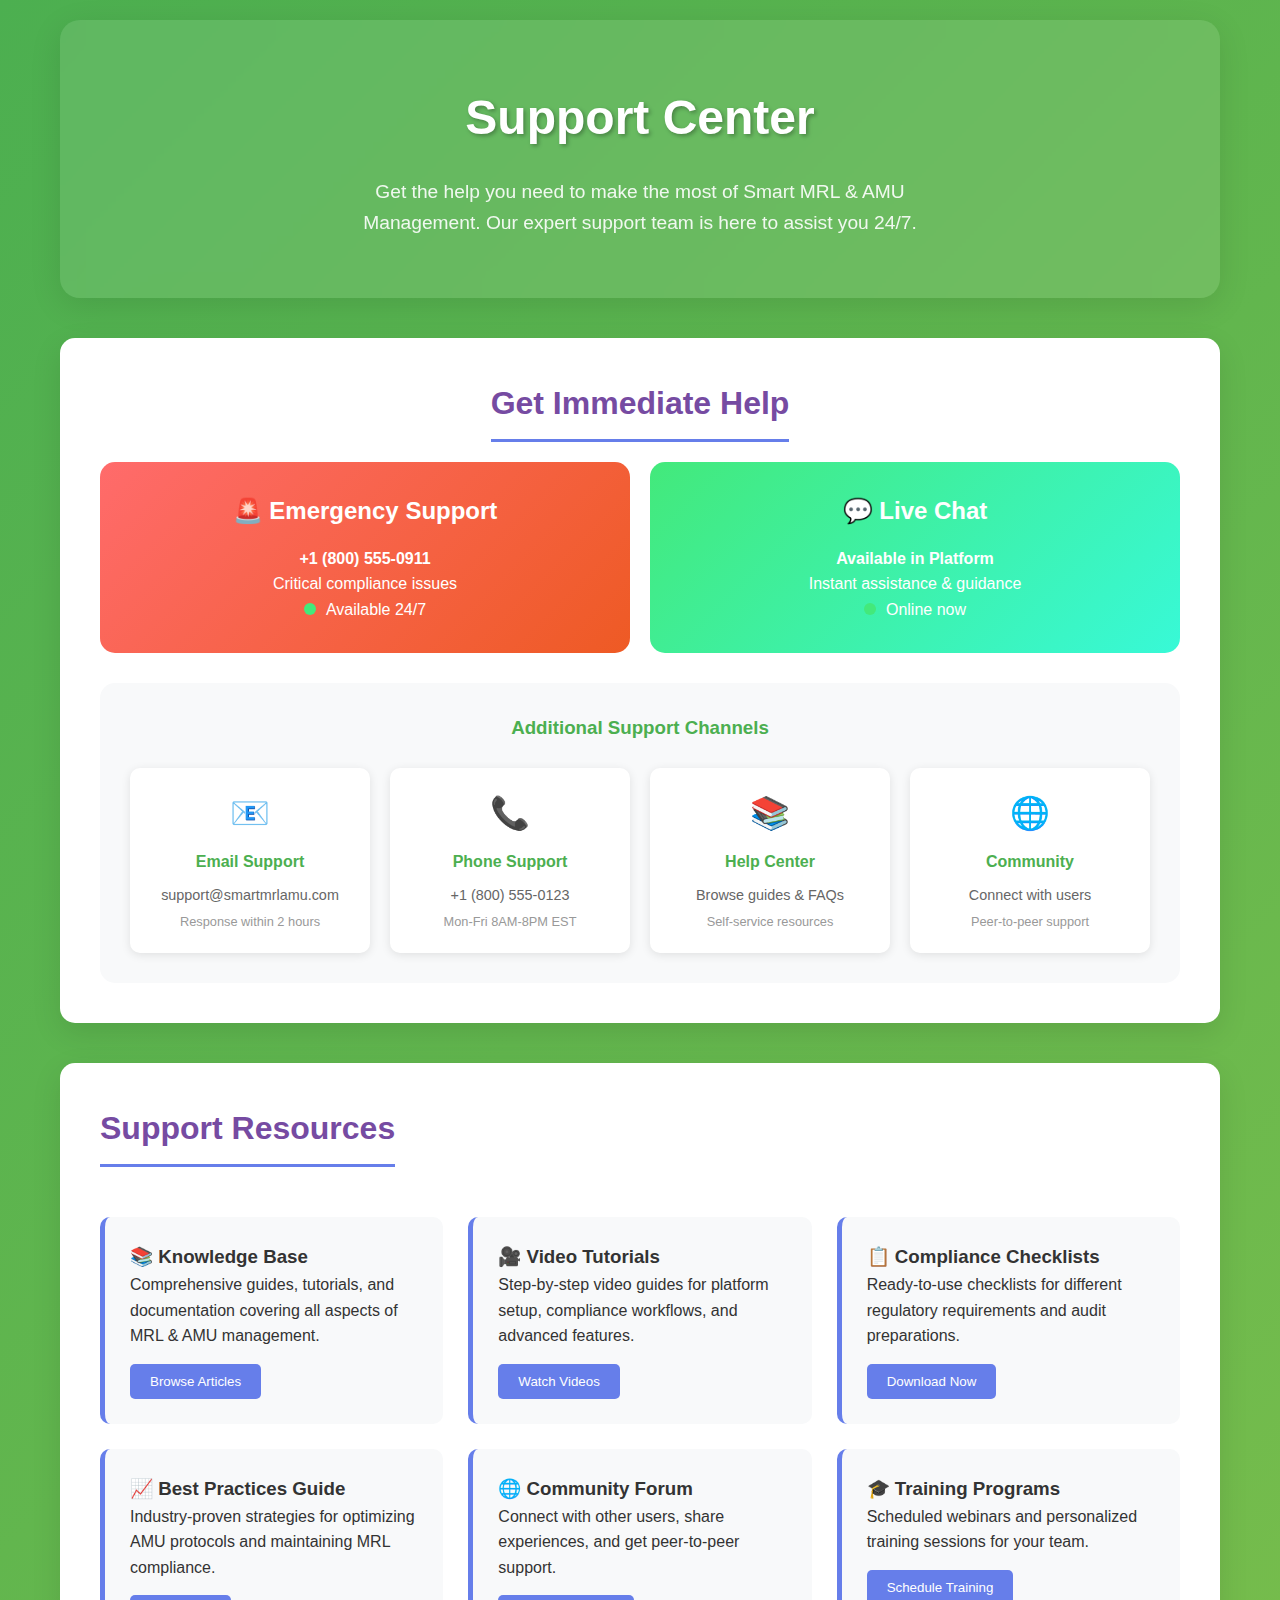
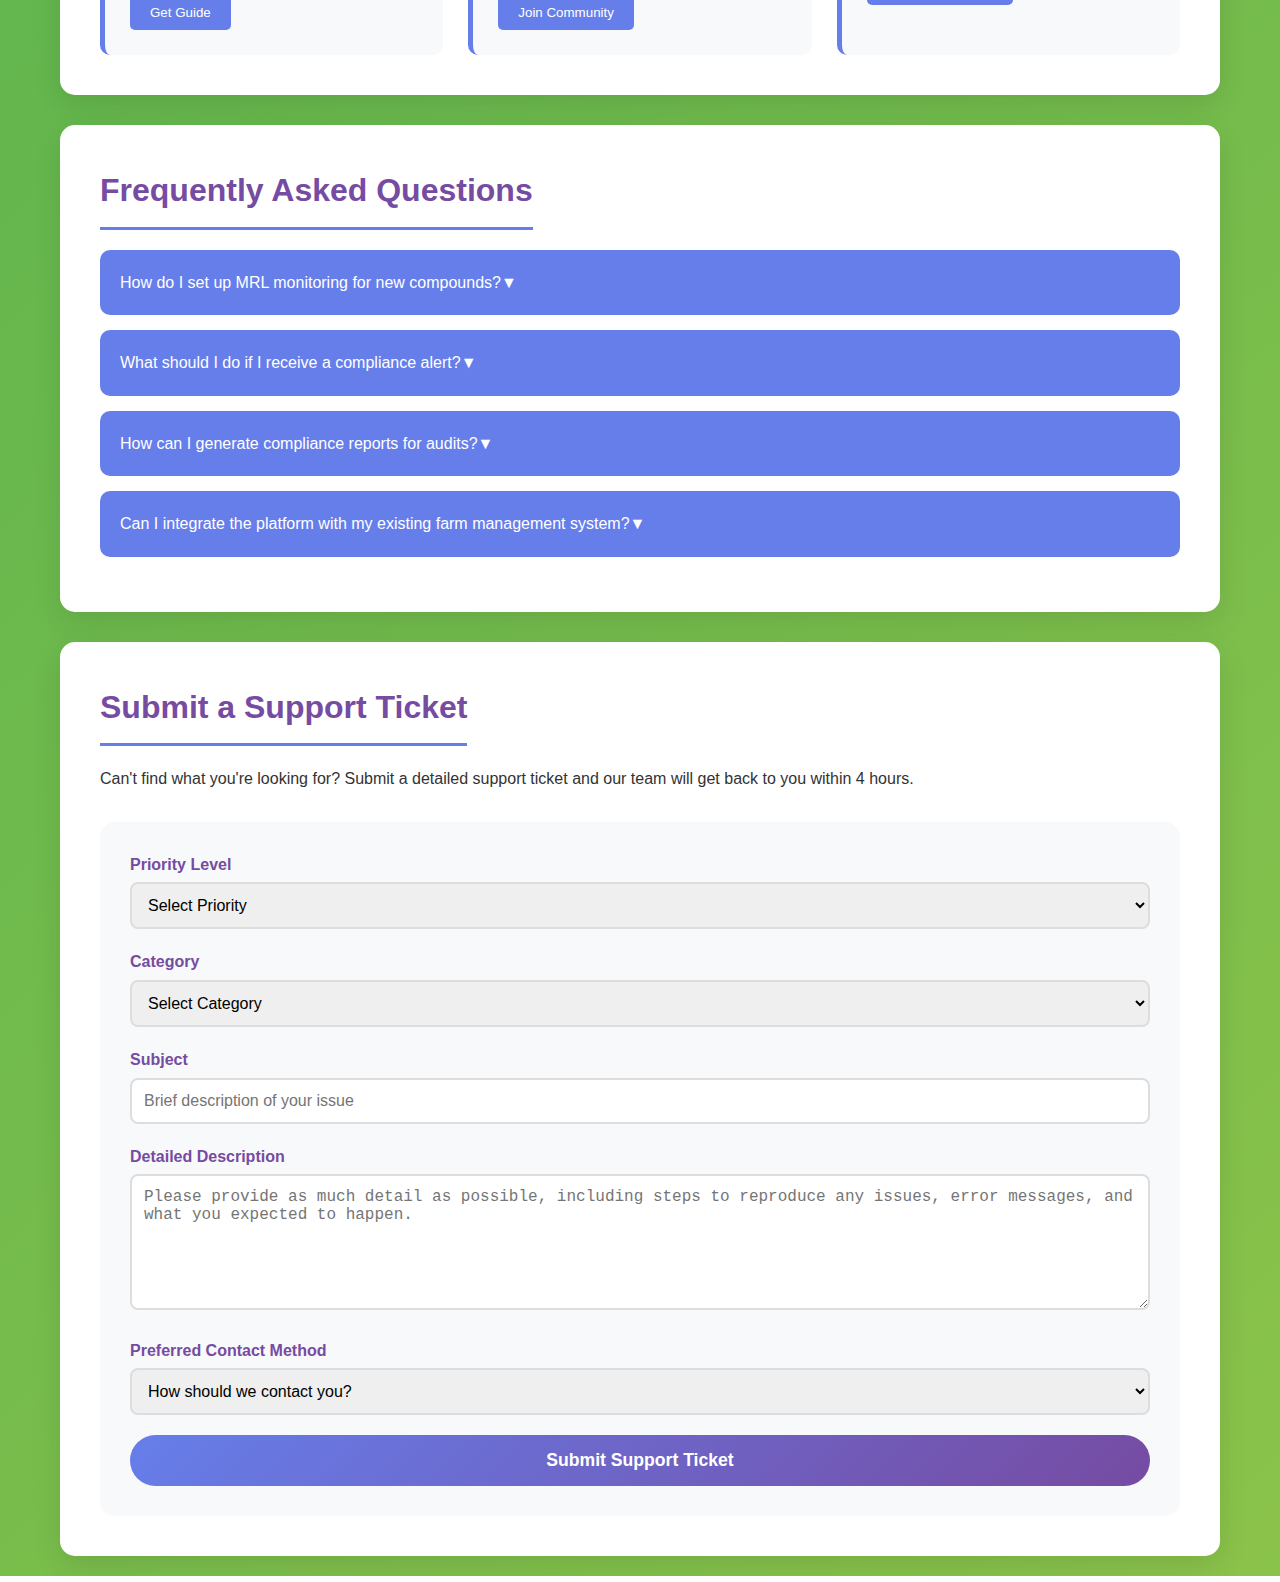
<file: Support.html>
<!DOCTYPE html>
<html lang="en">
<head>
    <meta charset="UTF-8">
    <meta name="viewport" content="width=device-width, initial-scale=1.0">
    <title>Support - Smart MRL & AMU Management</title>
    <style>
        * {
            margin: 0;
            padding: 0;
            box-sizing: border-box;
        }

        body {
            font-family: 'Segoe UI', Tahoma, Geneva, Verdana, sans-serif;
            line-height: 1.6;
            color: #333;
            background: linear-gradient(135deg, #4CAF50 0%, #8BC34A 100%);
            min-height: 100vh;
        }

        .container {
            max-width: 1200px;
            margin: 0 auto;
            padding: 20px;
        }

        .hero-section {
            text-align: center;
            padding: 60px 20px;
            background: rgba(255, 255, 255, 0.1);
            backdrop-filter: blur(10px);
            border-radius: 20px;
            margin-bottom: 40px;
            box-shadow: 0 8px 32px rgba(0, 0, 0, 0.1);
        }

        .hero-section h1 {
            font-size: 3rem;
            color: white;
            margin-bottom: 20px;
            text-shadow: 2px 2px 4px rgba(0, 0, 0, 0.3);
            animation: fadeInUp 1s ease-out;
        }

        .hero-section p {
            font-size: 1.2rem;
            color: rgba(255, 255, 255, 0.9);
            max-width: 600px;
            margin: 0 auto;
            animation: fadeInUp 1s ease-out 0.2s both;
        }

        .quick-contact {
            background: white;
            border-radius: 15px;
            padding: 40px;
            margin-bottom: 40px;
            box-shadow: 0 10px 30px rgba(0, 0, 0, 0.1);
            text-align: center;
        }

        .contact-grid {
            display: grid;
            grid-template-columns: repeat(auto-fit, minmax(250px, 1fr));
            gap: 30px;
            margin-top: 30px;
        }

        .contact-card {
            background: linear-gradient(135deg, #4facfe 0%, #00f2fe 100%);
            color: white;
            padding: 30px;
            border-radius: 15px;
            text-align: center;
            transition: transform 0.3s ease, box-shadow 0.3s ease;
            cursor: pointer;
        }

        .contact-card:hover {
            transform: translateY(-10px);
            box-shadow: 0 20px 40px rgba(0, 0, 0, 0.2);
        }

        .contact-card h3 {
            font-size: 1.5rem;
            margin-bottom: 15px;
        }

        .contact-card.emergency {
            background: linear-gradient(135deg, #ff6b6b 0%, #ee5a24 100%);
        }

        .contact-card.email {
            background: linear-gradient(135deg, #667eea 0%, #764ba2 100%);
        }

        .contact-card.chat {
            background: linear-gradient(135deg, #43e97b 0%, #38f9d7 100%);
        }

        .support-sections {
            display: grid;
            gap: 30px;
        }

        .support-section {
            background: white;
            border-radius: 15px;
            padding: 40px;
            box-shadow: 0 10px 30px rgba(0, 0, 0, 0.1);
            animation: slideInUp 0.8s ease-out forwards;
        }

        .section-title {
            font-size: 2rem;
            color: #764ba2;
            margin-bottom: 20px;
            border-bottom: 3px solid #667eea;
            padding-bottom: 10px;
            display: inline-block;
        }

        .resources-grid {
            display: grid;
            grid-template-columns: repeat(auto-fit, minmax(300px, 1fr));
            gap: 25px;
            margin-top: 30px;
        }

        .resource-card {
            background: #f8f9fa;
            padding: 25px;
            border-radius: 10px;
            border-left: 5px solid #667eea;
            transition: transform 0.3s ease;
        }

        .resource-card:hover {
            transform: translateX(10px);
            box-shadow: 0 5px 15px rgba(0, 0, 0, 0.1);
        }

        .faq-item {
            background: #f8f9fa;
            margin-bottom: 15px;
            border-radius: 10px;
            overflow: hidden;
        }

        .faq-question {
            background: #667eea;
            color: white;
            padding: 20px;
            cursor: pointer;
            transition: background 0.3s ease;
            display: flex;
            justify-content: between;
            align-items: center;
        }

        .faq-question:hover {
            background: #764ba2;
        }

        .faq-answer {
            padding: 20px;
            display: none;
            background: white;
        }

        .faq-answer.active {
            display: block;
            animation: slideDown 0.3s ease-out;
        }

        .ticket-form {
            background: #f8f9fa;
            padding: 30px;
            border-radius: 15px;
            margin-top: 30px;
        }

        .form-group {
            margin-bottom: 20px;
        }

        .form-group label {
            display: block;
            margin-bottom: 5px;
            font-weight: bold;
            color: #764ba2;
        }

        .form-group input,
        .form-group select,
        .form-group textarea {
            width: 100%;
            padding: 12px;
            border: 2px solid #ddd;
            border-radius: 8px;
            font-size: 1rem;
            transition: border-color 0.3s ease;
        }

        .form-group input:focus,
        .form-group select:focus,
        .form-group textarea:focus {
            outline: none;
            border-color: #667eea;
        }

        .submit-btn {
            background: linear-gradient(135deg, #667eea 0%, #764ba2 100%);
            color: white;
            padding: 15px 30px;
            border: none;
            border-radius: 50px;
            font-size: 1.1rem;
            font-weight: bold;
            cursor: pointer;
            transition: all 0.3s ease;
            width: 100%;
        }

        .submit-btn:hover {
            transform: translateY(-3px);
            box-shadow: 0 10px 20px rgba(0, 0, 0, 0.2);
        }

        .status-indicator {
            display: inline-block;
            width: 12px;
            height: 12px;
            border-radius: 50%;
            margin-right: 10px;
        }

        .online { background: #43e97b; }
        .busy { background: #ff6b6b; }
        .away { background: #feca57; }

        @keyframes fadeInUp {
            from {
                opacity: 0;
                transform: translateY(30px);
            }
            to {
                opacity: 1;
                transform: translateY(0);
            }
        }

        @keyframes slideInUp {
            from {
                opacity: 0;
                transform: translateY(20px);
            }
            to {
                opacity: 1;
                transform: translateY(0);
            }
        }

        @keyframes slideDown {
            from {
                opacity: 0;
                max-height: 0;
            }
            to {
                opacity: 1;
                max-height: 200px;
            }
        }

        @media (max-width: 768px) {
            .hero-section h1 {
                font-size: 2rem;
            }
            
            .support-section {
                padding: 20px;
            }
            
            .contact-grid {
                grid-template-columns: 1fr;
            }
        }
    </style>
</head>
<body>
    <div class="container">
        <div class="hero-section">
            <h1>Support Center</h1>
            <p>Get the help you need to make the most of Smart MRL & AMU Management. Our expert support team is here to assist you 24/7.</p>
        </div>

        <div class="quick-contact">
            <h2 class="section-title">Get Immediate Help</h2>
            
            <!-- Primary Support Options -->
            <div style="display: grid; grid-template-columns: repeat(auto-fit, minmax(350px, 1fr)); gap: 20px; margin-bottom: 30px;">
                <div class="contact-card emergency" onclick="callEmergency()" style="grid-column: span 1;">
                    <h3>🚨 Emergency Support</h3>
                    <p><strong>+1 (800) 555-0911</strong></p>
                    <p>Critical compliance issues</p>
                    <span class="status-indicator online"></span>Available 24/7
                </div>
                <div class="contact-card chat" onclick="openChat()" style="grid-column: span 1;">
                    <h3>💬 Live Chat</h3>
                    <p><strong>Available in Platform</strong></p>
                    <p>Instant assistance & guidance</p>
                    <span class="status-indicator online"></span>Online now
                </div>
            </div>
            
            <!-- Secondary Support Options -->
            <div style="background: #f8f9fa; border-radius: 15px; padding: 30px;">
                <h3 style="text-align: center; margin-bottom: 25px; color: #4CAF50;">Additional Support Channels</h3>
                <div style="display: grid; grid-template-columns: repeat(auto-fit, minmax(200px, 1fr)); gap: 20px; text-align: center;">
                    <div style="padding: 20px; background: white; border-radius: 10px; box-shadow: 0 2px 10px rgba(0,0,0,0.1); cursor: pointer; transition: transform 0.3s ease;" onclick="openEmail()">
                        <div style="font-size: 2rem; margin-bottom: 10px;">📧</div>
                        <h4 style="color: #4CAF50; margin-bottom: 10px;">Email Support</h4>
                        <p style="margin: 0; font-size: 0.9rem; color: #666;">support@smartmrlamu.com</p>
                        <p style="margin: 5px 0 0 0; font-size: 0.8rem; color: #999;">Response within 2 hours</p>
                    </div>
                    
                    <div style="padding: 20px; background: white; border-radius: 10px; box-shadow: 0 2px 10px rgba(0,0,0,0.1); cursor: pointer; transition: transform 0.3s ease;" onclick="callSupport()">
                        <div style="font-size: 2rem; margin-bottom: 10px;">📞</div>
                        <h4 style="color: #4CAF50; margin-bottom: 10px;">Phone Support</h4>
                        <p style="margin: 0; font-size: 0.9rem; color: #666;">+1 (800) 555-0123</p>
                        <p style="margin: 5px 0 0 0; font-size: 0.8rem; color: #999;">Mon-Fri 8AM-8PM EST</p>
                    </div>
                    
                    <div style="padding: 20px; background: white; border-radius: 10px; box-shadow: 0 2px 10px rgba(0,0,0,0.1); cursor: pointer; transition: transform 0.3s ease;" onclick="openKnowledgeBase()">
                        <div style="font-size: 2rem; margin-bottom: 10px;">📚</div>
                        <h4 style="color: #4CAF50; margin-bottom: 10px;">Help Center</h4>
                        <p style="margin: 0; font-size: 0.9rem; color: #666;">Browse guides & FAQs</p>
                        <p style="margin: 5px 0 0 0; font-size: 0.8rem; color: #999;">Self-service resources</p>
                    </div>
                    
                    <div style="padding: 20px; background: white; border-radius: 10px; box-shadow: 0 2px 10px rgba(0,0,0,0.1); cursor: pointer; transition: transform 0.3s ease;" onclick="joinForum()">
                        <div style="font-size: 2rem; margin-bottom: 10px;">🌐</div>
                        <h4 style="color: #4CAF50; margin-bottom: 10px;">Community</h4>
                        <p style="margin: 0; font-size: 0.9rem; color: #666;">Connect with users</p>
                        <p style="margin: 5px 0 0 0; font-size: 0.8rem; color: #999;">Peer-to-peer support</p>
                    </div>
                </div>
            </div>
        </div>

        <div class="support-sections">
            <div class="support-section">
                <h2 class="section-title">Support Resources</h2>
                <div class="resources-grid">
                    <div class="resource-card">
                        <h3>📚 Knowledge Base</h3>
                        <p>Comprehensive guides, tutorials, and documentation covering all aspects of MRL & AMU management.</p>
                        <button onclick="openKnowledgeBase()" style="margin-top: 15px; padding: 10px 20px; background: #667eea; color: white; border: none; border-radius: 5px; cursor: pointer;">Browse Articles</button>
                    </div>
                    <div class="resource-card">
                        <h3>🎥 Video Tutorials</h3>
                        <p>Step-by-step video guides for platform setup, compliance workflows, and advanced features.</p>
                        <button onclick="openVideos()" style="margin-top: 15px; padding: 10px 20px; background: #667eea; color: white; border: none; border-radius: 5px; cursor: pointer;">Watch Videos</button>
                    </div>
                    <div class="resource-card">
                        <h3>📋 Compliance Checklists</h3>
                        <p>Ready-to-use checklists for different regulatory requirements and audit preparations.</p>
                        <button onclick="downloadChecklists()" style="margin-top: 15px; padding: 10px 20px; background: #667eea; color: white; border: none; border-radius: 5px; cursor: pointer;">Download Now</button>
                    </div>
                    <div class="resource-card">
                        <h3>📈 Best Practices Guide</h3>
                        <p>Industry-proven strategies for optimizing AMU protocols and maintaining MRL compliance.</p>
                        <button onclick="getBestPractices()" style="margin-top: 15px; padding: 10px 20px; background: #667eea; color: white; border: none; border-radius: 5px; cursor: pointer;">Get Guide</button>
                    </div>
                    <div class="resource-card">
                        <h3>🌐 Community Forum</h3>
                        <p>Connect with other users, share experiences, and get peer-to-peer support.</p>
                        <button onclick="joinForum()" style="margin-top: 15px; padding: 10px 20px; background: #667eea; color: white; border: none; border-radius: 5px; cursor: pointer;">Join Community</button>
                    </div>
                    <div class="resource-card">
                        <h3>🎓 Training Programs</h3>
                        <p>Scheduled webinars and personalized training sessions for your team.</p>
                        <button onclick="scheduleTraining()" style="margin-top: 15px; padding: 10px 20px; background: #667eea; color: white; border: none; border-radius: 5px; cursor: pointer;">Schedule Training</button>
                    </div>
                </div>
            </div>

            <div class="support-section">
                <h2 class="section-title">Frequently Asked Questions</h2>
                <div class="faq-item">
                    <div class="faq-question" onclick="toggleFAQ(this)">
                        <span>How do I set up MRL monitoring for new compounds?</span>
                        <span>▼</span>
                    </div>
                    <div class="faq-answer">
                        <p>To set up MRL monitoring for new compounds: 1) Navigate to the Compounds section, 2) Click "Add New Compound", 3) Enter compound details and regulatory limits, 4) Configure monitoring parameters and alert thresholds, 5) Activate monitoring. The system will automatically track residue levels and notify you of any compliance issues.</p>
                    </div>
                </div>
                <div class="faq-item">
                    <div class="faq-question" onclick="toggleFAQ(this)">
                        <span>What should I do if I receive a compliance alert?</span>
                        <span>▼</span>
                    </div>
                    <div class="faq-answer">
                        <p>When you receive a compliance alert: 1) Review the alert details immediately, 2) Check the affected products and withdrawal periods, 3) Take corrective actions as recommended, 4) Document all actions taken, 5) Contact our emergency support if critical. Our system provides step-by-step guidance for each alert type.</p>
                    </div>
                </div>
                <div class="faq-item">
                    <div class="faq-question" onclick="toggleFAQ(this)">
                        <span>How can I generate compliance reports for audits?</span>
                        <span>▼</span>
                    </div>
                    <div class="faq-answer">
                        <p>To generate compliance reports: 1) Go to the Reports section, 2) Select "Compliance Audit Report", 3) Choose date range and specific parameters, 4) Select report format (PDF, Excel, CSV), 5) Click Generate. Reports include all treatment records, test results, and compliance status for the specified period.</p>
                    </div>
                </div>
                <div class="faq-item">
                    <div class="faq-question" onclick="toggleFAQ(this)">
                        <span>Can I integrate the platform with my existing farm management system?</span>
                        <span>▼</span>
                    </div>
                    <div class="faq-answer">
                        <p>Yes! We offer API integration with most major farm management systems including FarmLogs, AgLeader, and John Deere Operations Center. Contact our technical team to discuss your specific integration needs and we'll provide customized setup assistance.</p>
                    </div>
                </div>
            </div>

            <div class="support-section">
                <h2 class="section-title">Submit a Support Ticket</h2>
                <p>Can't find what you're looking for? Submit a detailed support ticket and our team will get back to you within 4 hours.</p>
                
                <form class="ticket-form" onsubmit="submitTicket(event)">
                    <div class="form-group">
                        <label for="priority">Priority Level</label>
                        <select id="priority" name="priority" required>
                            <option value="">Select Priority</option>
                            <option value="low">Low - General inquiry</option>
                            <option value="medium">Medium - Feature request</option>
                            <option value="high">High - Technical issue</option>
                            <option value="critical">Critical - Compliance emergency</option>
                        </select>
                    </div>
                    
                    <div class="form-group">
                        <label for="category">Category</label>
                        <select id="category" name="category" required>
                            <option value="">Select Category</option>
                            <option value="technical">Technical Support</option>
                            <option value="compliance">Compliance Questions</option>
                            <option value="training">Training & Education</option>
                            <option value="billing">Billing & Account</option>
                            <option value="integration">System Integration</option>
                            <option value="mobile">Mobile App</option>
                        </select>
                    </div>
                    
                    <div class="form-group">
                        <label for="subject">Subject</label>
                        <input type="text" id="subject" name="subject" required placeholder="Brief description of your issue">
                    </div>
                    
                    <div class="form-group">
                        <label for="description">Detailed Description</label>
                        <textarea id="description" name="description" rows="6" required placeholder="Please provide as much detail as possible, including steps to reproduce any issues, error messages, and what you expected to happen."></textarea>
                    </div>
                    
                    <div class="form-group">
                        <label for="contact">Preferred Contact Method</label>
                        <select id="contact" name="contact" required>
                            <option value="">How should we contact you?</option>
                            <option value="email">Email</option>
                            <option value="phone">Phone Call</option>
                            <option value="chat">Live Chat</option>
                        </select>
                    </div>
                    
                    <button type="submit" class="submit-btn">Submit Support Ticket</button>
                </form>
            </div>
        </div>
    </div>

    <script>
        function callEmergency() {
            alert('🚨 Emergency Support: +1 (800) 555-0911\n\nFor critical compliance issues requiring immediate attention. Available 24/7.');
        }

        function openEmail() {
            window.open('mailto:support@smartmrlamu.com?subject=Support Request', '_blank');
        }

        function openChat() {
            alert('💬 Live Chat opening... You would be connected to our support team instantly!');
        }

        function callSupport() {
            alert('📞 Phone Support: +1 (800) 555-0123\n\nAvailable Monday-Friday, 8AM-8PM EST for technical and training support.');
        }

        function openKnowledgeBase() {
            alert('📚 Opening Knowledge Base... Access to comprehensive guides and documentation!');
        }

        function openVideos() {
            alert('🎥 Opening Video Tutorials... Step-by-step guides for all features!');
        }

        function downloadChecklists() {
            alert('📋 Downloading compliance checklists... Ready-to-use audit preparation materials!');
        }

        function getBestPractices() {
            alert('📈 Downloading Best Practices Guide... Industry-proven strategies included!');
        }

        function joinForum() {
            alert('🌐 Opening Community Forum... Connect with other Smart MRL & AMU users!');
        }

        function scheduleTraining() {
            alert('🎓 Opening Training Scheduler... Book personalized sessions for your team!');
        }

        function toggleFAQ(element) {
            const answer = element.nextElementSibling;
            const arrow = element.querySelector('span:last-child');
            
            if (answer.classList.contains('active')) {
                answer.classList.remove('active');
                arrow.textContent = '▼';
            } else {
                // Close all other FAQs
                document.querySelectorAll('.faq-answer.active').forEach(item => {
                    item.classList.remove('active');
                });
                document.querySelectorAll('.faq-question span:last-child').forEach(arrow => {
                    arrow.textContent = '▼';
                });
                
                answer.classList.add('active');
                arrow.textContent = '▲';
            }
        }

        function submitTicket(event) {
            event.preventDefault();
            
            const priority = document.getElementById('priority').value;
            const category = document.getElementById('category').value;
            const subject = document.getElementById('subject').value;
            
            alert(`✅ Support ticket submitted successfully!\n\nTicket ID: SMT-${Math.random().toString(36).substr(2, 9).toUpperCase()}\nPriority: ${priority.charAt(0).toUpperCase() + priority.slice(1)}\nCategory: ${category}\n\nExpected response time:\n${priority === 'critical' ? '< 30 minutes' : priority === 'high' ? '< 2 hours' : priority === 'medium' ? '< 4 hours' : '< 24 hours'}\n\nYou'll receive an email confirmation shortly.`);
            
            // Reset form
            document.querySelector('.ticket-form').reset();
        }

        // Add smooth animations on scroll
        document.addEventListener('DOMContentLoaded', function() {
            const cards = document.querySelectorAll('.contact-card, .resource-card');
            
            cards.forEach(card => {
                card.addEventListener('click', function() {
                    this.style.transform = 'scale(0.95)';
                    setTimeout(() => {
                        this.style.transform = 'translateY(-10px)';
                    }, 150);
                });
            });
        });
    </script>
</body>
</html>
</file>
<file: styles.css>
* {
            margin: 0;
            padding: 0;
            box-sizing: border-box;
        }

        body {
            font-family: 'Segoe UI', Tahoma, Geneva, Verdana, sans-serif;
            line-height: 1.6;
            color: #333;
            background: #f8f9fa;
        }

        .container {
            max-width: 1200px;
            margin: 0 auto;
            padding: 0 20px;
        }

        header {
            background: linear-gradient(135deg, #2c5530, #4a7c59);
            color: white;
            padding: 1rem 0;
            box-shadow: 0 2px 10px rgba(0,0,0,0.1);
        }

        nav {
            display: flex;
            justify-content: space-between;
            align-items: center;
        }

        .logo {
            display: flex;
            align-items: center;
            gap: 10px;
        }

        .logo-icon {
            font-size: 2rem;
        }

        .logo h1 {
            font-size: 1.5rem;
        }

        .nav-links {
            display: flex;
            list-style: none;
            gap: 2rem;
        }

        .nav-links a {
            color: white;
            text-decoration: none;
            transition: opacity 0.3s;
        }

        .nav-links a:hover {
            opacity: 0.8;
        }

        .language-btn, .login-btn {
            padding: 8px 16px;
            border-radius: 20px;
            text-decoration: none;
            transition: all 0.3s;
            border: none;
            cursor: pointer;
            font-size: 14px;
        }

        .language-btn {
            background: rgba(255,255,255,0.2);
            color: white;
            border: 1px solid rgba(255,255,255,0.3);
        }

        .language-btn:hover {
            background: rgba(255,255,255,0.3);
        }

        .login-btn {
            background: white;
            color: #2c5530;
            font-weight: 600;
        }

        .login-btn:hover {
            transform: translateY(-2px);
            box-shadow: 0 5px 15px rgba(0,0,0,0.2);
        }

        .hero {
            background: linear-gradient(135deg, #f1f8e9, #c8e6c9);
            padding: 80px 0;
            position: relative;
        }

        .hero .container {
            display: grid;
            grid-template-columns: 1fr 1fr;
            gap: 40px;
            align-items: center;
        }

        .hero-content h2 {
            font-size: 2.5rem;
            color: #2c5530;
            margin-bottom: 1rem;
        }

        .hero-content p {
            font-size: 1.1rem;
            color: #555;
            margin-bottom: 2rem;
        }

        /* Updated Image Slider Styles */
        .hero-image {
            position: relative;
            height: 400px;
            border-radius: 20px;
            overflow: hidden;
            box-shadow: 0 20px 60px rgba(0,0,0,0.2);
        }

        .image-slider {
            position: relative;
            width: 100%;
            height: 100%;
        }

        .slide {
            position: absolute;
            top: 0;
            left: 0;
            width: 100%;
            height: 100%;
            opacity: 0;
            transition: opacity 1s ease-in-out;
        }

        .slide.active {
            opacity: 1;
        }

        .slide img {
            width: 100%;
            height: 100%;
            object-fit: cover;
            border-radius: 20px;
        }

        .slider-nav {
            position: absolute;
            bottom: 20px;
            left: 50%;
            transform: translateX(-50%);
            display: flex;
            gap: 10px;
            z-index: 10;
        }

        .slider-dot {
            width: 12px;
            height: 12px;
            border-radius: 50%;
            background: rgba(255, 255, 255, 0.5);
            cursor: pointer;
            transition: all 0.3s ease;
        }

        .slider-dot.active {
            background: white;
            transform: scale(1.2);
        }

        .slider-arrow {
            position: absolute;
            top: 50%;
            transform: translateY(-50%);
            background: rgba(255, 255, 255, 0.8);
            border: none;
            width: 50px;
            height: 50px;
            border-radius: 50%;
            cursor: pointer;
            display: flex;
            align-items: center;
            justify-content: center;
            font-size: 1.5rem;
            color: #333;
            transition: all 0.3s ease;
            z-index: 10;
        }

        .slider-arrow:hover {
            background: white;
            transform: translateY(-50%) scale(1.1);
        }

        .slider-arrow.prev {
            left: 20px;
        }

        .slider-arrow.next {
            right: 20px;
        }

        .alert {
            background: linear-gradient(90deg, #ff9800, #f57c00);
            color: white;
            padding: 15px 20px;
            border-radius: 10px;
            margin: 20px 0;
            font-weight: 600;
            box-shadow: 0 4px 15px rgba(255,152,0,0.3);
        }

        .cta-buttons {
            display: flex;
            gap: 1rem;
            margin-top: 2rem;
        }

        .btn-primary, .btn-secondary {
            padding: 12px 30px;
            border-radius: 25px;
            text-decoration: none;
            font-weight: 600;
            transition: all 0.3s;
            border: none;
            cursor: pointer;
            font-size: 1rem;
        }

        .btn-primary {
            background: linear-gradient(135deg, #4caf50, #45a049);
            color: white;
        }

        .btn-primary:hover {
            transform: translateY(-3px);
            box-shadow: 0 8px 25px rgba(76,175,80,0.4);
        }

        .btn-secondary {
            background: transparent;
            color: #4caf50;
            border: 2px solid #4caf50;
        }

        .btn-secondary:hover {
            background: #4caf50;
            color: white;
            transform: translateY(-3px);
        }

        .features {
            padding: 80px 0;
            background: white;
        }

        .features h3 {
            text-align: center;
            font-size: 2.2rem;
            color: #2c5530;
            margin-bottom: 50px;
        }

        .feature-grid {
            display: grid;
            grid-template-columns: repeat(auto-fit, minmax(300px, 1fr));
            gap: 30px;
        }

        .feature-card {
            background: white;
            padding: 30px;
            border-radius: 15px;
            box-shadow: 0 5px 20px rgba(0,0,0,0.08);
            transition: transform 0.3s, box-shadow 0.3s;
            text-align: center;
        }

        .feature-card:hover {
            transform: translateY(-5px);
            box-shadow: 0 15px 40px rgba(0,0,0,0.15);
        }

        .feature-icon {
            font-size: 3rem;
            margin-bottom: 20px;
        }

        .feature-card h4 {
            color: #2c5530;
            font-size: 1.3rem;
            margin-bottom: 15px;
        }

        .feature-card p {
            color: #666;
            line-height: 1.6;
        }

        .dashboard-preview {
            padding: 80px 0;
            background: linear-gradient(135deg, #f1f8e9, #e8f5e8);
        }

        .dashboard-preview h3 {
            text-align: center;
            font-size: 2.2rem;
            color: #2c5530;
            margin-bottom: 50px;
        }

        .dashboard-mockup {
            background: white;
            border-radius: 20px;
            padding: 40px;
            box-shadow: 0 10px 40px rgba(0,0,0,0.1);
        }

        .stats-grid {
            display: grid;
            grid-template-columns: repeat(auto-fit, minmax(200px, 1fr));
            gap: 20px;
            margin-bottom: 30px;
        }

        .stat-card {
            background: linear-gradient(135deg, #e3f2fd, #bbdefb);
            padding: 25px;
            border-radius: 12px;
            text-align: center;
        }

        .quick-actions {
            display: flex;
            justify-content: center;
            gap: 15px;
            flex-wrap: wrap;
        }

        .action-btn {
            padding: 12px 24px;
            border: none;
            border-radius: 8px;
            background: linear-gradient(135deg, #4caf50, #45a049);
            color: white;
            cursor: pointer;
            transition: all 0.3s;
            font-weight: 600;
        }

        .action-btn:hover {
            transform: translateY(-2px);
            box-shadow: 0 5px 15px rgba(76,175,80,0.4);
        }

        .footer {
            background: #2c5530;
            color: white;
            text-align: center;
            padding: 30px 0;
        }

        @media (max-width: 768px) {
            .hero .container {
                grid-template-columns: 1fr;
                text-align: center;
            }
            
            .hero-content h2 {
                font-size: 2rem;
            }

            .hero-image {
                height: 300px;
            }

            .nav-links {
                display: none;
            }

            .cta-buttons {
                flex-direction: column;
                align-items: center;
            }
        }

       /* Text-to-Speech Styles */
        .tts-container {
            position: fixed;
            bottom: 30px;
            right: 30px;
            z-index: 1000;
        }

        .tts-button {
            background: linear-gradient(135deg, #2c5530, #4a7c59);
            border: none;
            border-radius: 50%;
            width: 60px;
            height: 60px;
            cursor: pointer;
            transition: all 0.3s ease;
            box-shadow: 0 4px 20px rgba(44, 85, 48, 0.3);
            display: flex;
            align-items: center;
            justify-content: center;
        }

        .tts-button:hover {
            transform: translateY(-3px) scale(1.05);
            box-shadow: 0 8px 30px rgba(44, 85, 48, 0.4);
        }

        .tts-button.active {
            background: linear-gradient(135deg, #f44336, #d32f2f);
            animation: pulse 1.5s infinite;
        }

        @keyframes pulse {
            0% { transform: scale(1); }
            50% { transform: scale(1.1); }
            100% { transform: scale(1); }
        }

        .tts-icon {
            width: 24px;
            height: 24px;
            fill: white;
        }

        .tts-controls {
            position: absolute;
            bottom: 70px;
            right: 0;
            background: white;
            border-radius: 15px;
            padding: 15px;
            box-shadow: 0 10px 30px rgba(0, 0, 0, 0.2);
            min-width: 200px;
            transform: translateY(20px);
            opacity: 0;
            visibility: hidden;
            transition: all 0.3s ease;
        }

        .tts-controls.show {
            transform: translateY(0);
            opacity: 1;
            visibility: visible;
        }

        .tts-control-item {
            display: flex;
            align-items: center;
            justify-content: space-between;
            margin-bottom: 10px;
            font-size: 14px;
            color: #333;
        }

        .tts-control-item:last-child {
            margin-bottom: 0;
        }

        .tts-slider {
            width: 80px;
            height: 4px;
            border-radius: 2px;
            background: #ddd;
            outline: none;
        }

        .tts-slider::-webkit-slider-thumb {
            -webkit-appearance: none;
            width: 16px;
            height: 16px;
            border-radius: 50%;
            background: #4caf50;
            cursor: pointer;
        }

        .tts-slider::-moz-range-thumb {
            width: 16px;
            height: 16px;
            border-radius: 50%;
            background: #4caf50;
            cursor: pointer;
            border: none;
        }

        .tts-language-select {
            padding: 5px;
            border: 1px solid #ddd;
            border-radius: 5px;
            font-size: 12px;
        }

        .tts-status {
            position: absolute;
            bottom: 70px;
            right: 70px;
            background: rgba(0, 0, 0, 0.8);
            color: white;
            padding: 8px 12px;
            border-radius: 20px;
            font-size: 12px;
            white-space: nowrap;
            transform: translateX(10px);
            opacity: 0;
            visibility: hidden;
            transition: all 0.3s ease;
        }

        .tts-status.show {
            transform: translateX(0);
            opacity: 1;
            visibility: visible;
        }

        /* Mobile responsive */
        @media (max-width: 768px) {
            .tts-container {
                bottom: 20px;
                right: 20px;
            }
            
            .tts-button {
                width: 50px;
                height: 50px;
            }
            
            .tts-icon {
                width: 20px;
                height: 20px;
            }
            
            .tts-controls {
                min-width: 180px;
                right: -10px;
            }
        }
</file>
